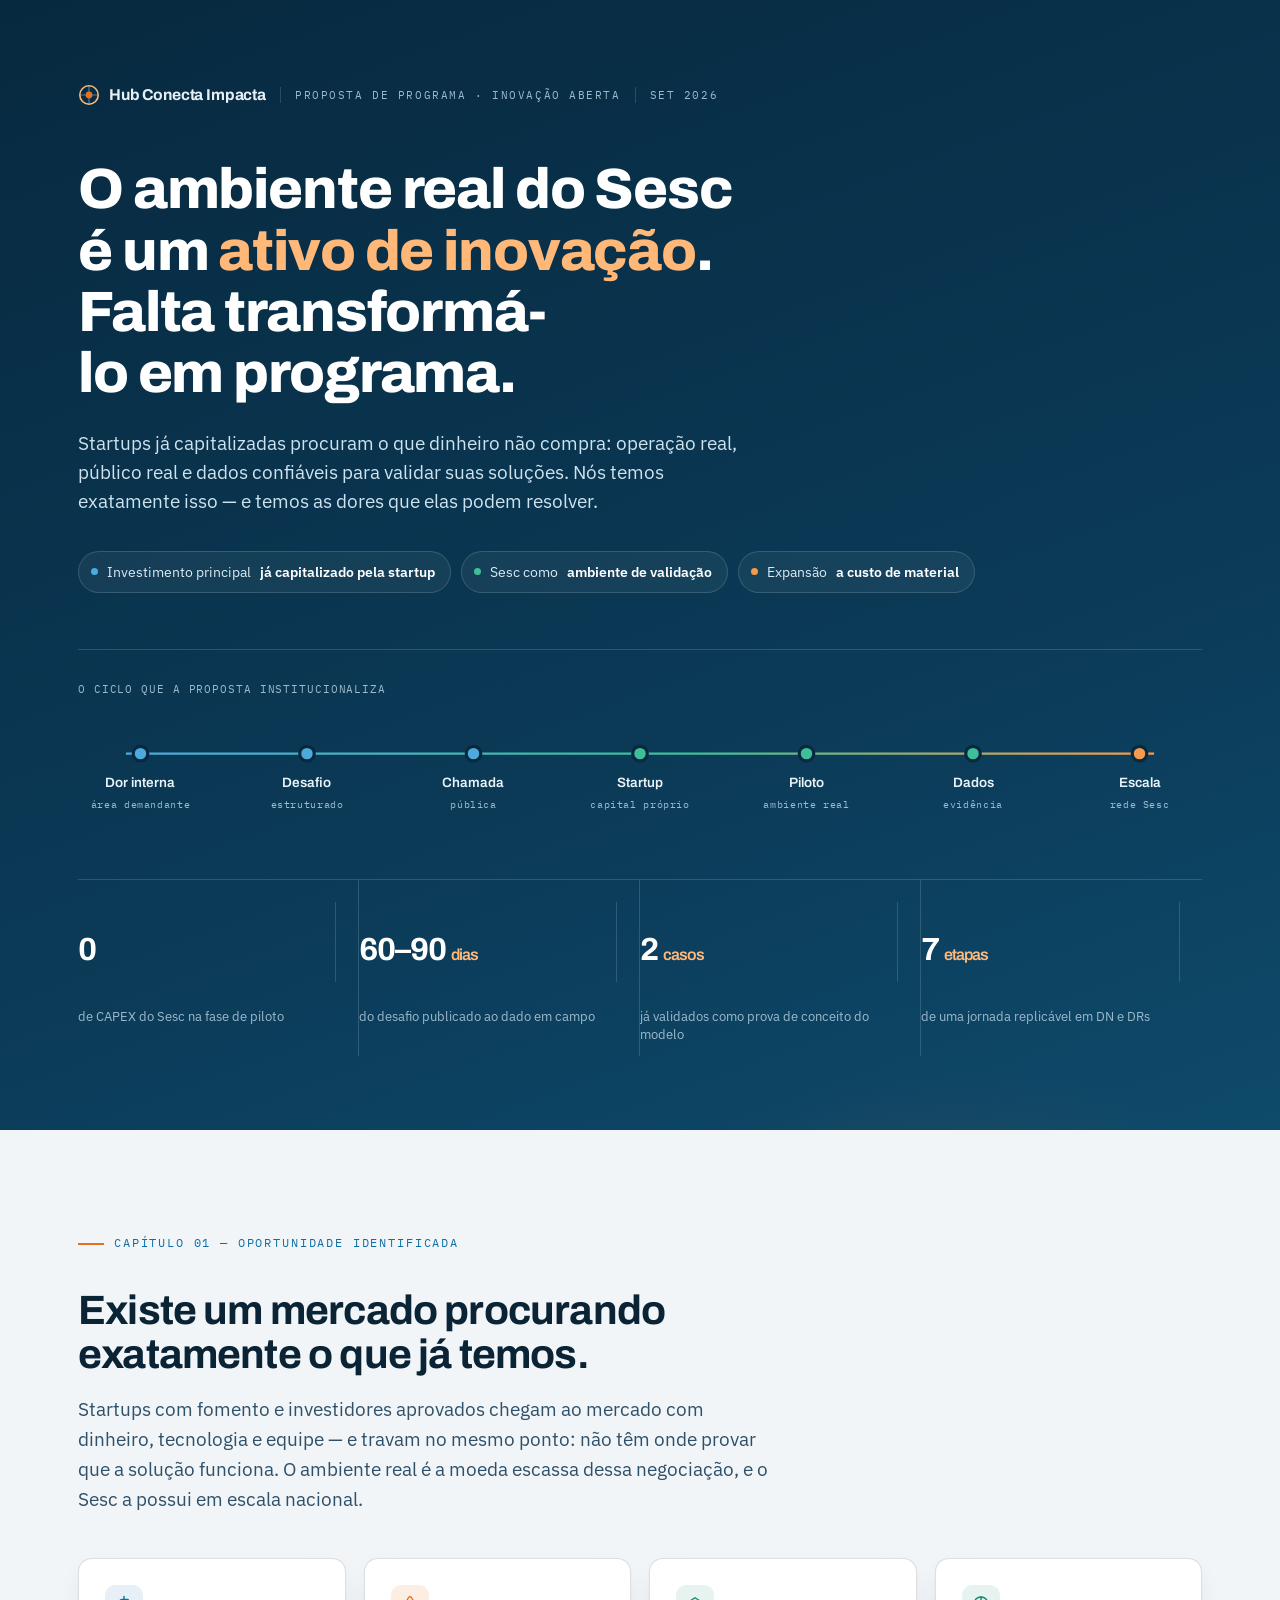
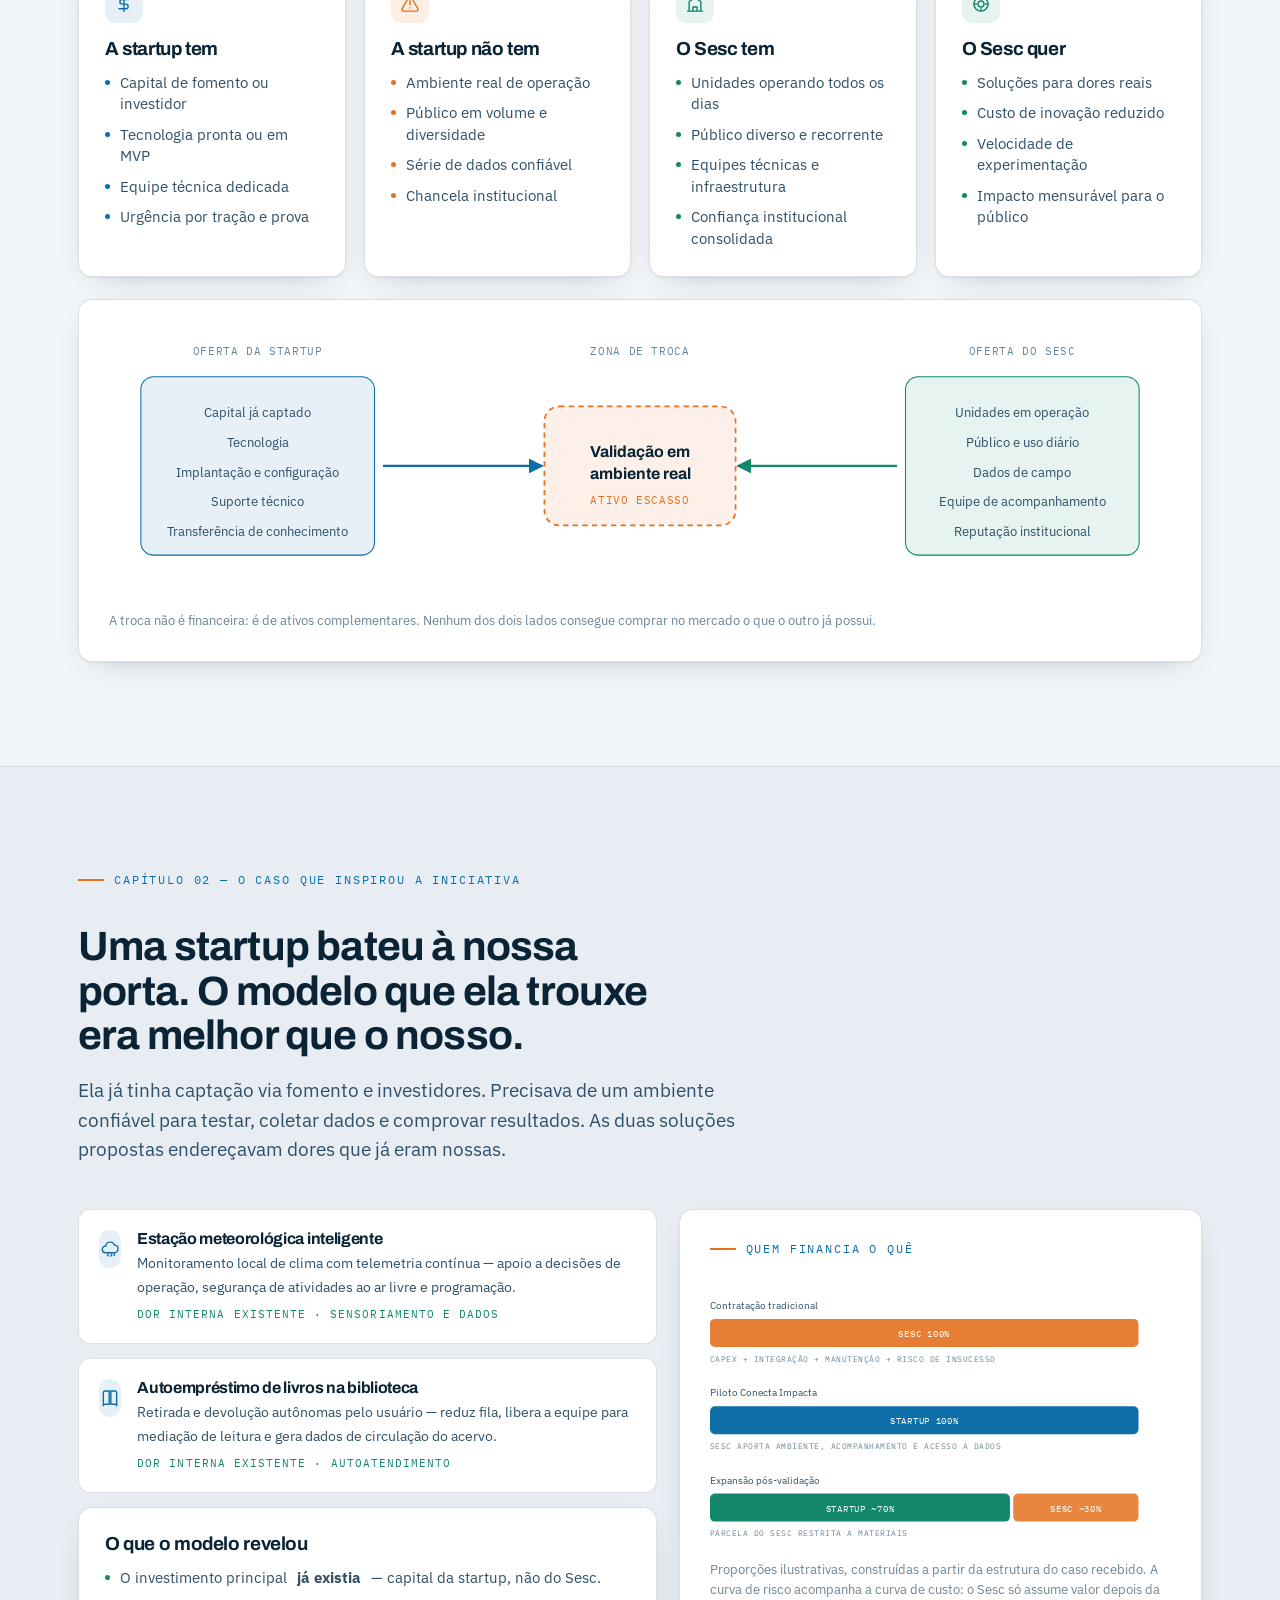
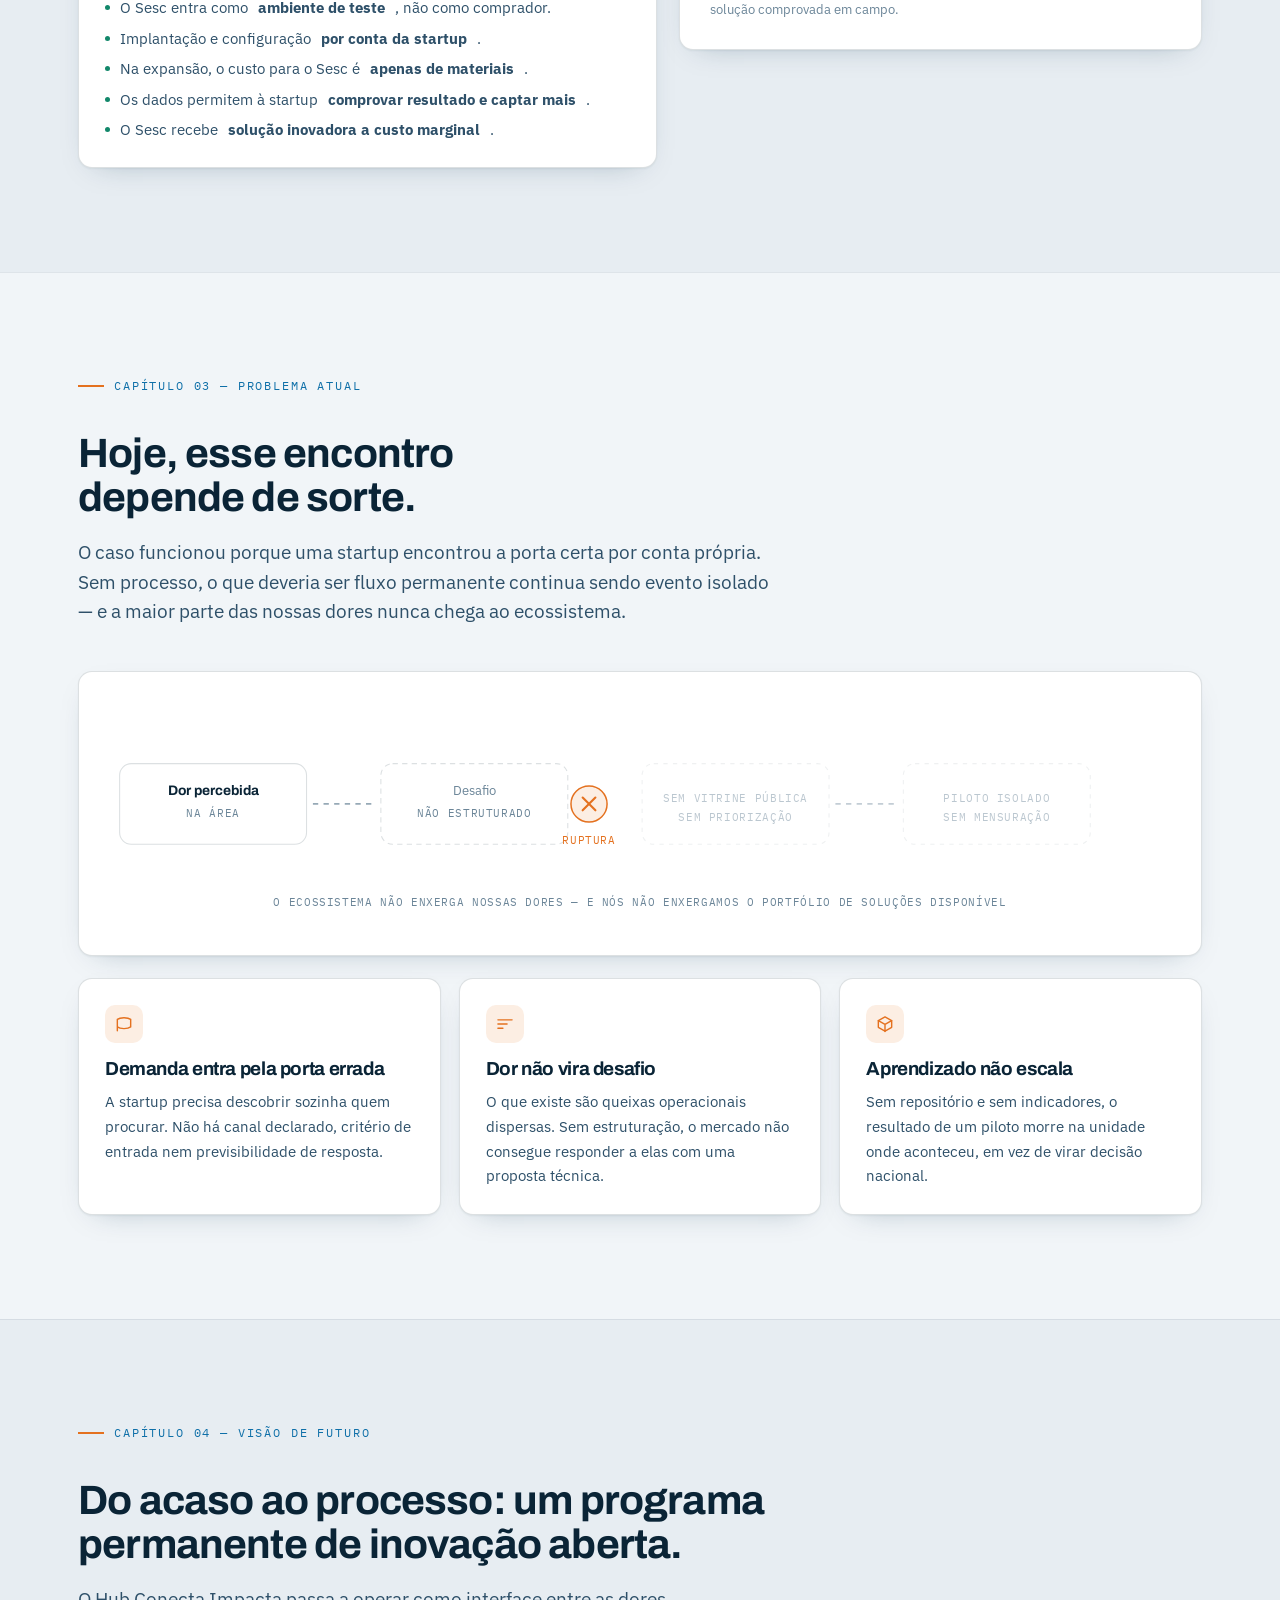
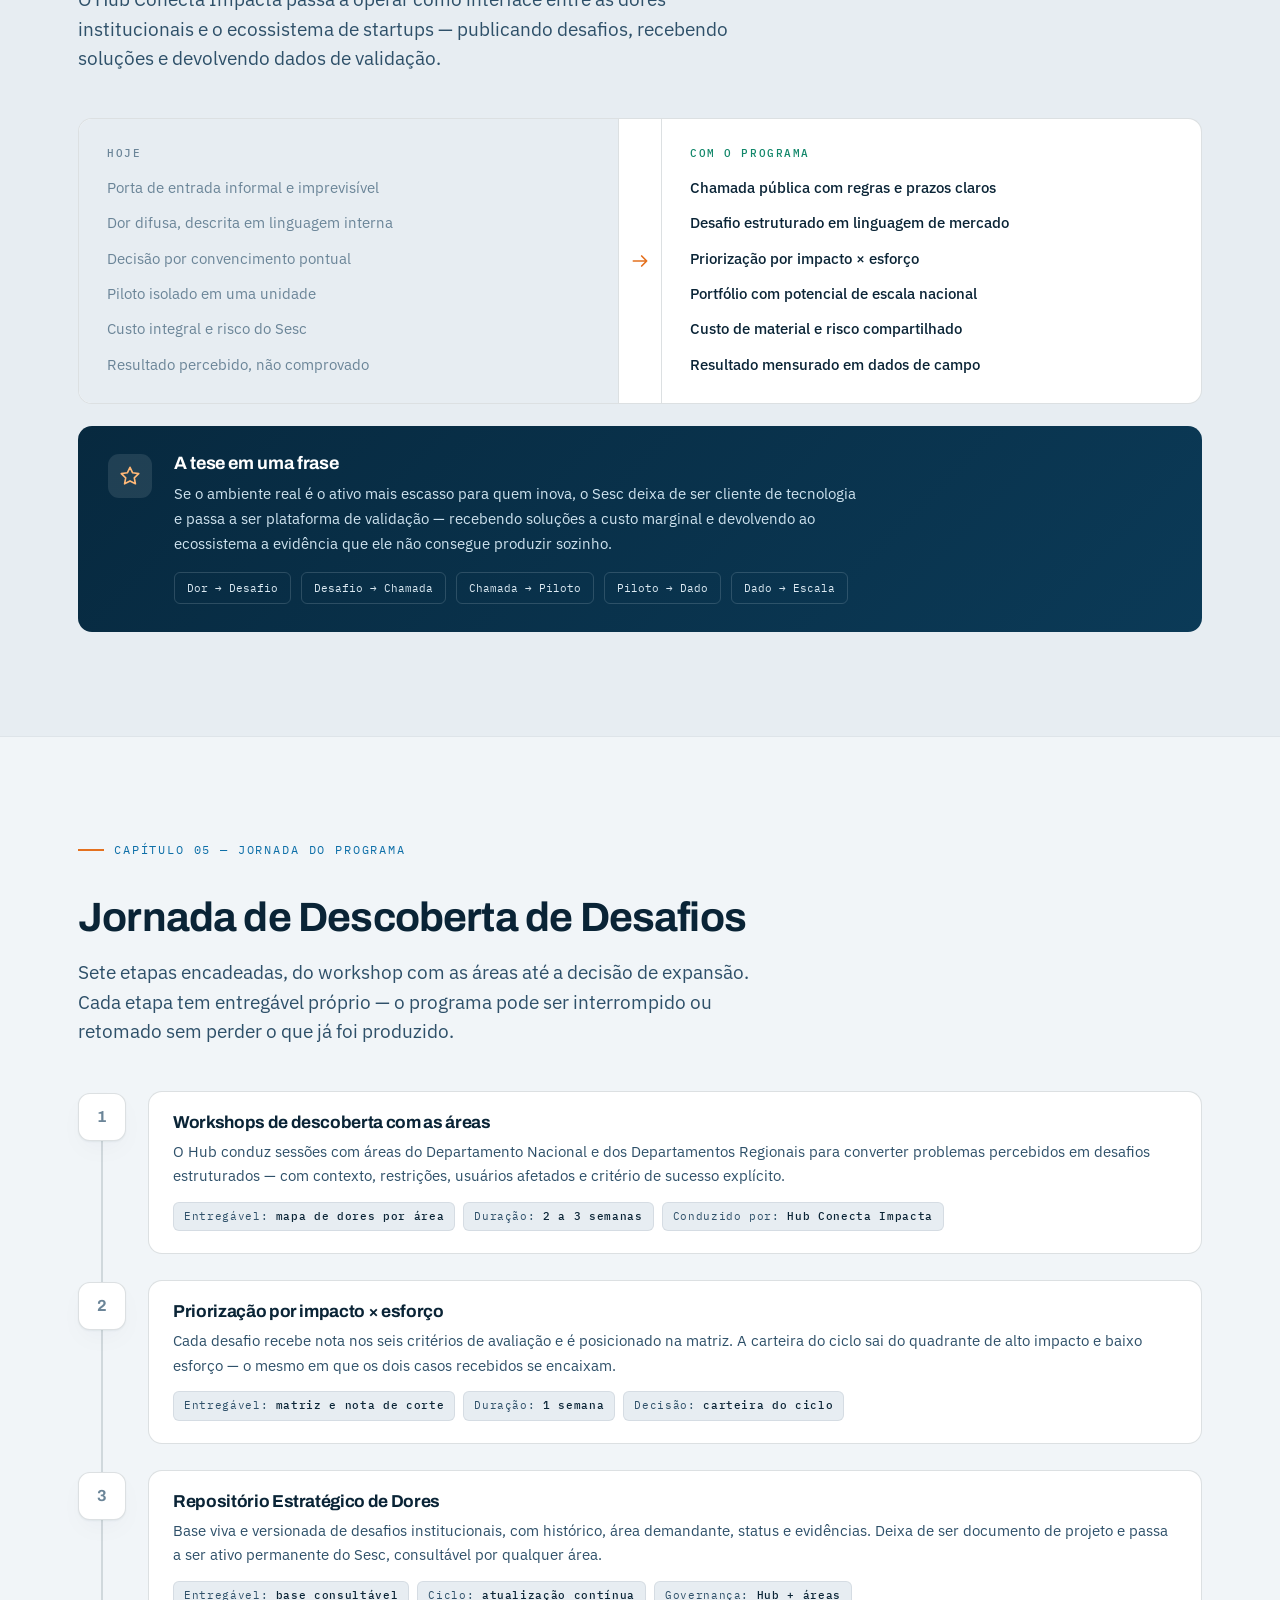
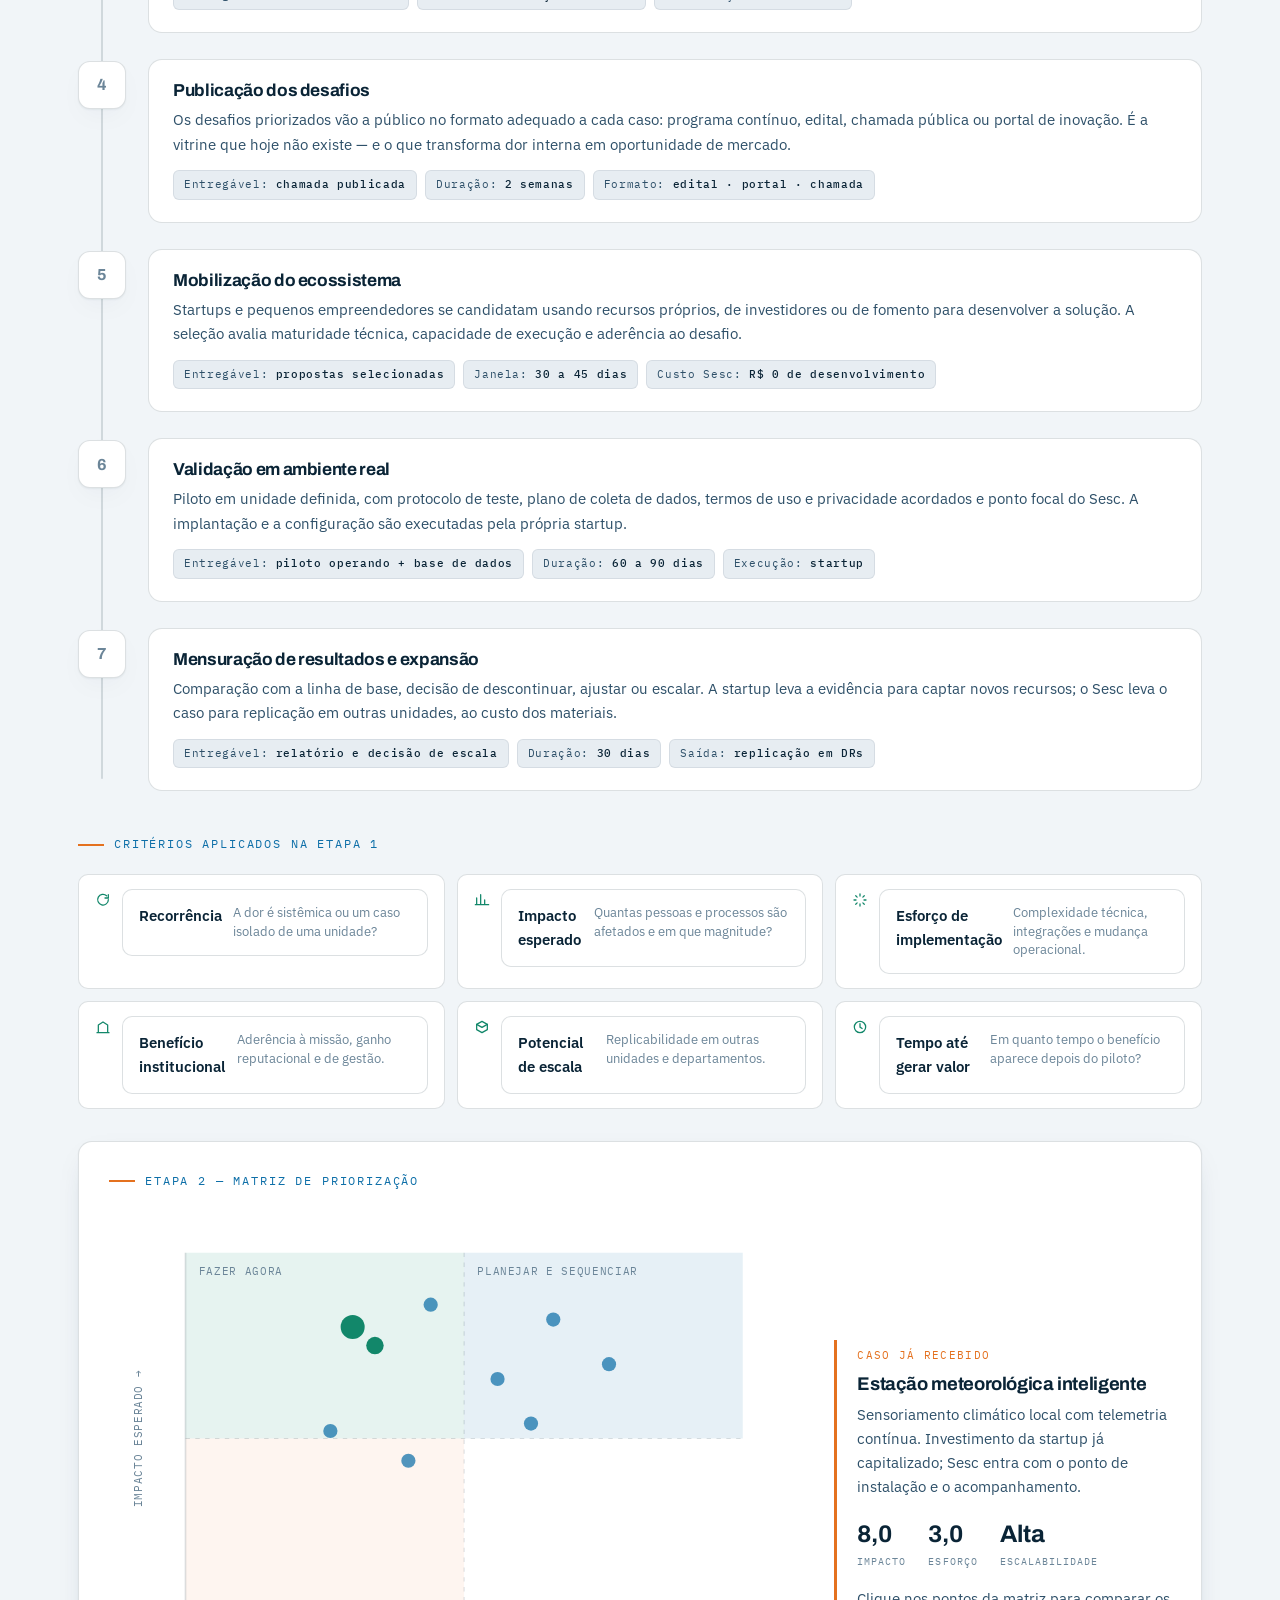
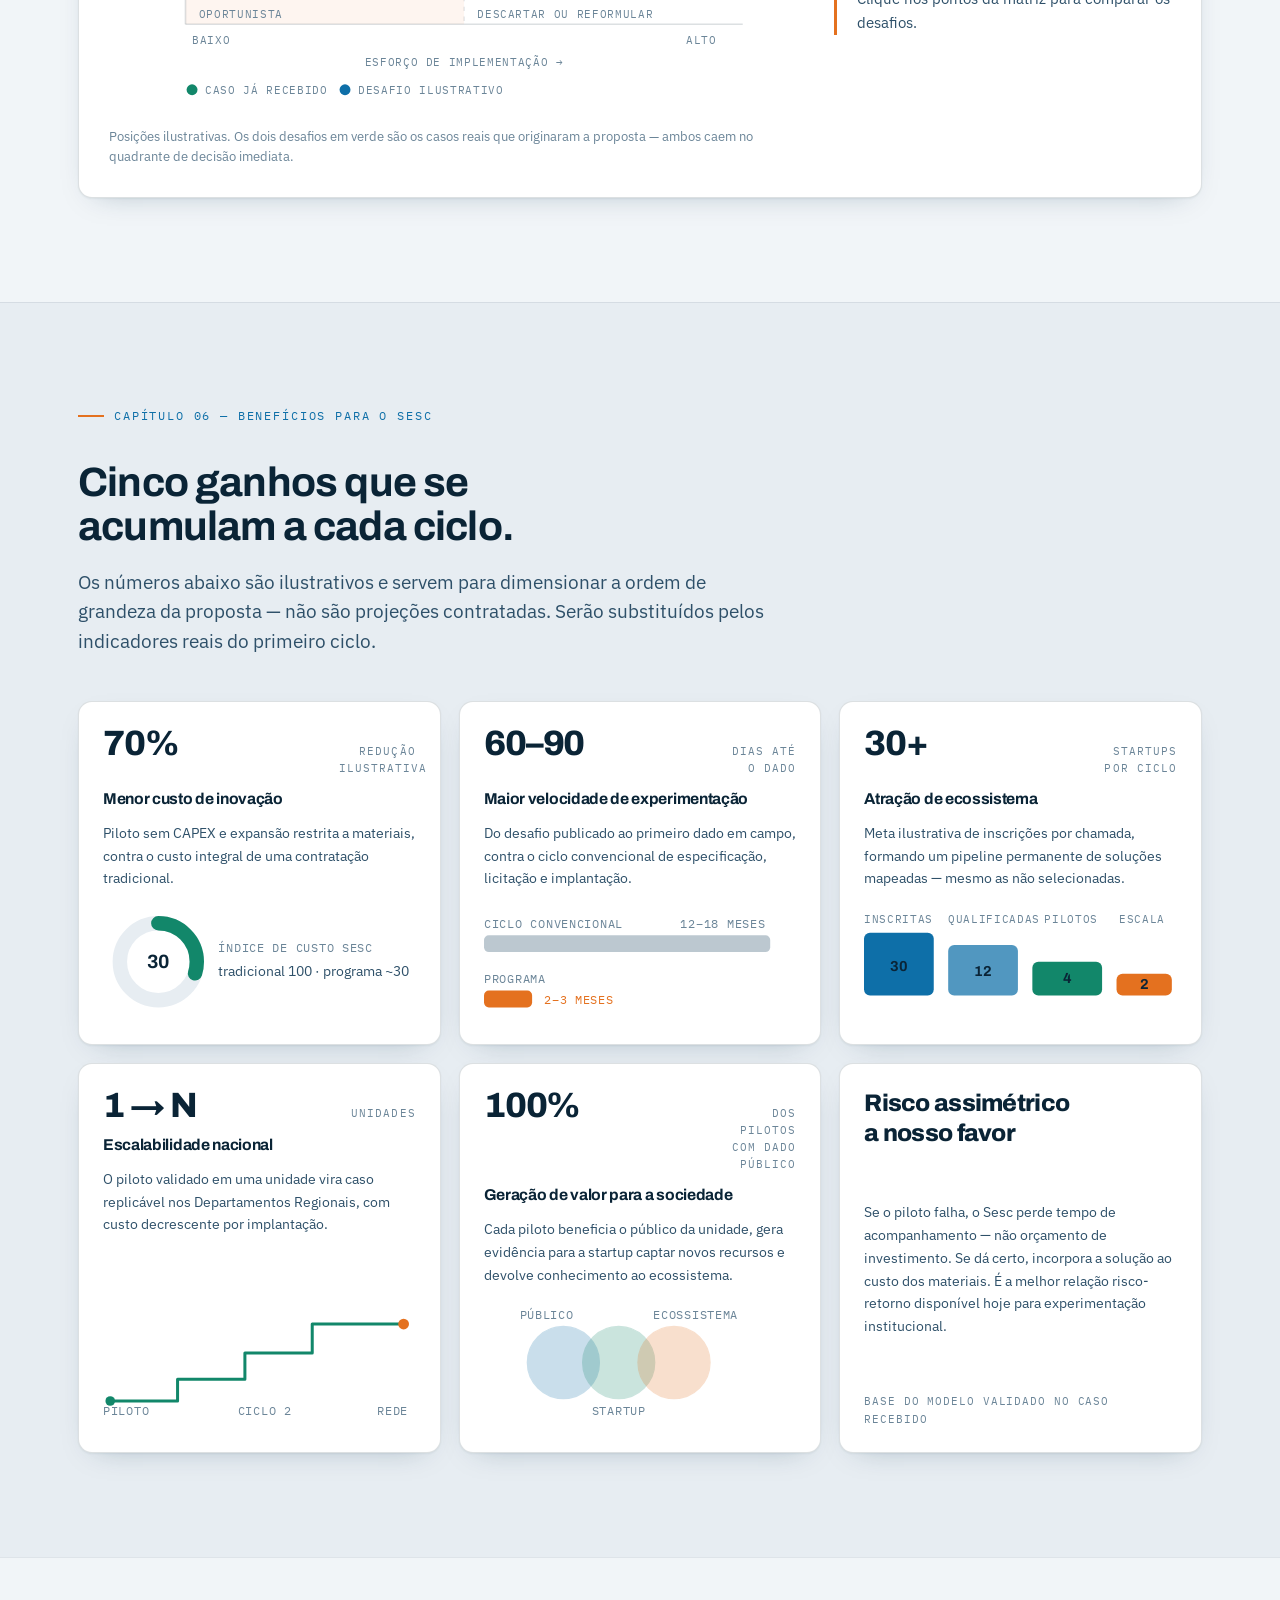
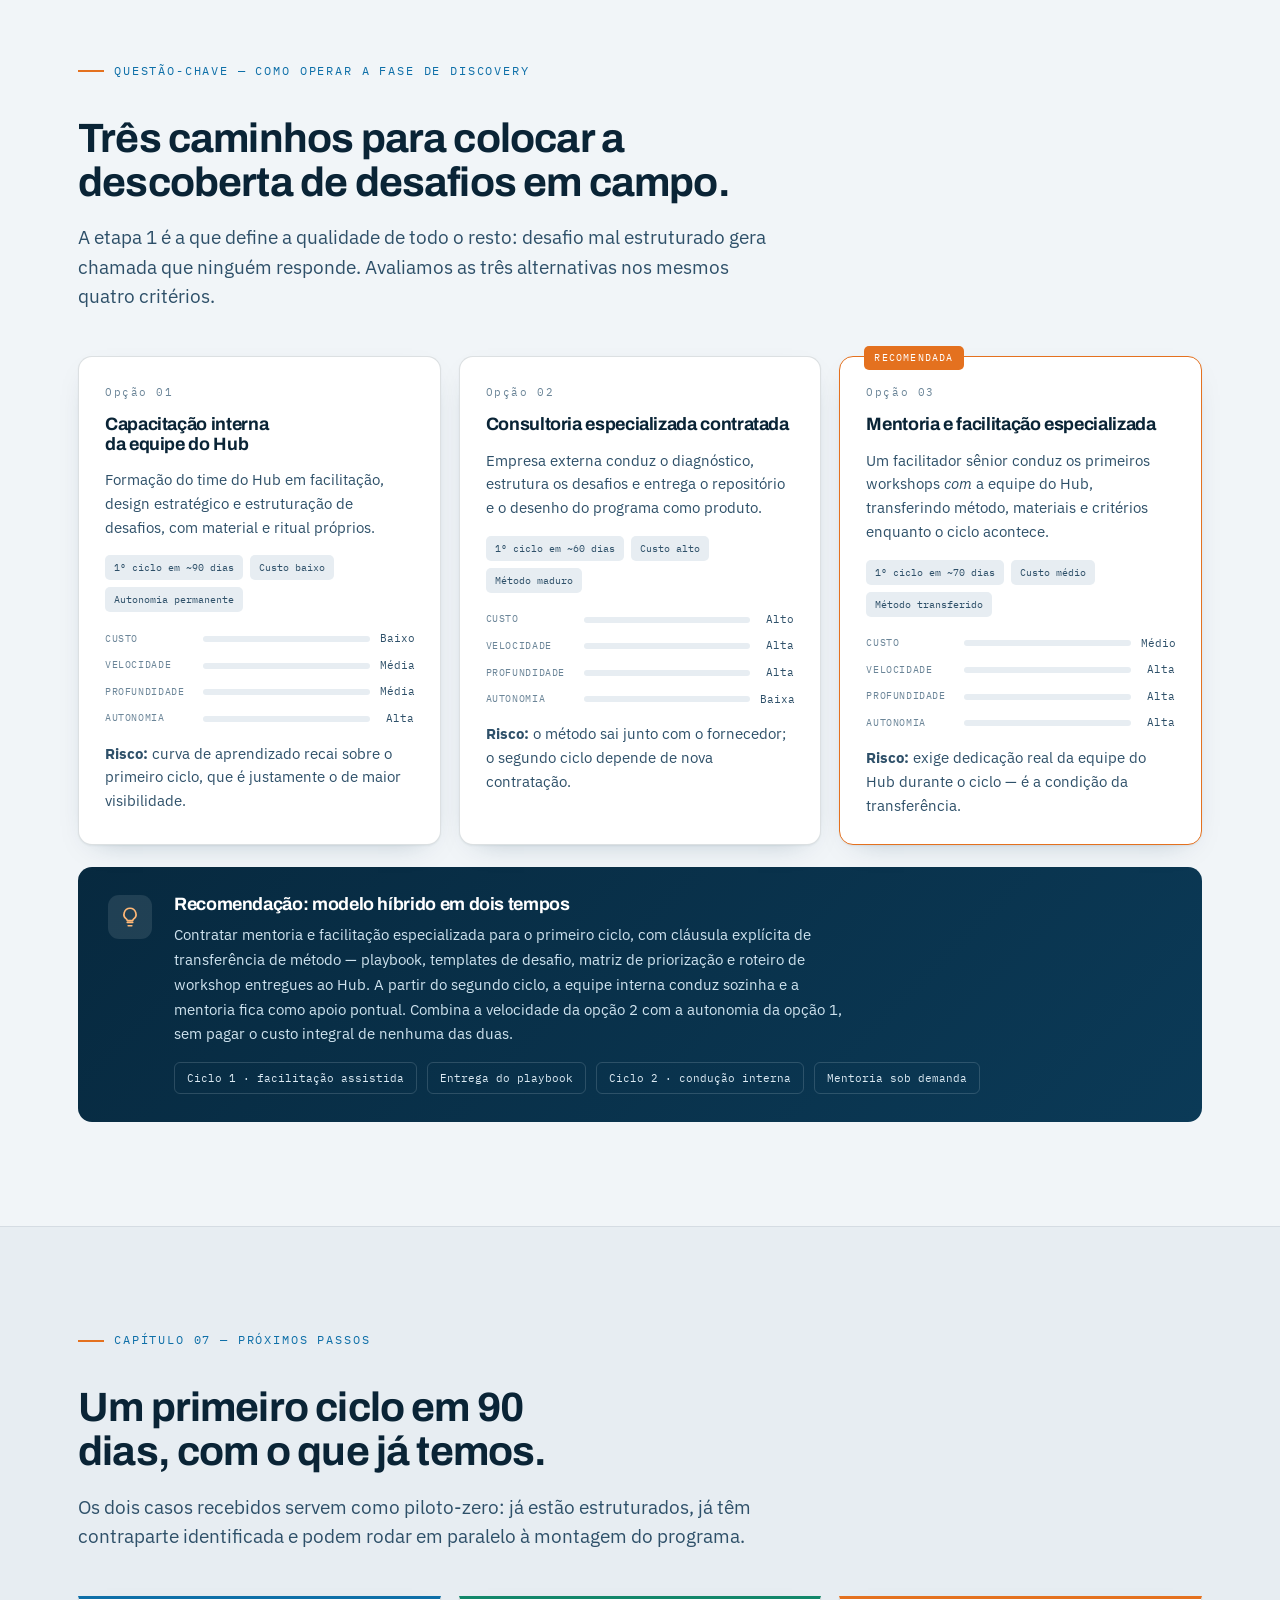
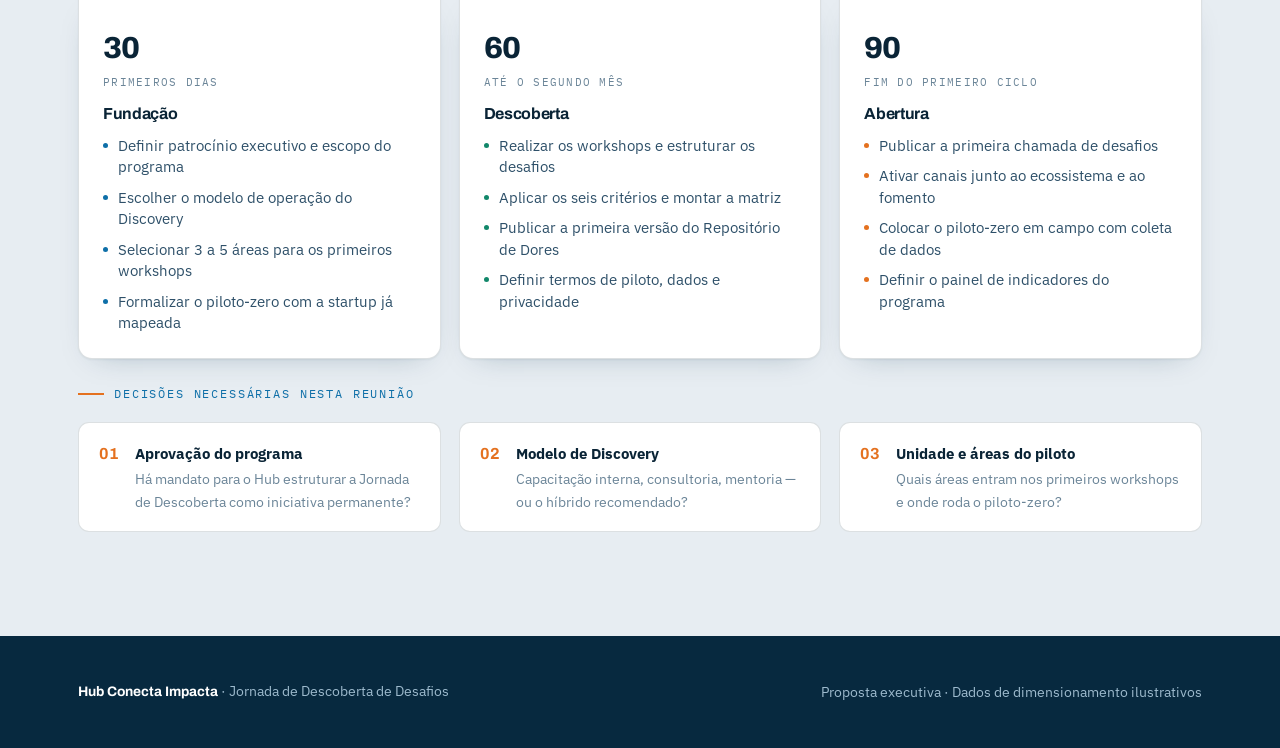
<file: programa-inovacao-aberta.html>
<!doctype html>
<html lang="pt-BR">
<head>
<meta charset="utf-8">
<meta name="viewport" content="width=device-width, initial-scale=1">
<title>Ambiente Real como Ativo</title>
<link rel="preconnect" href="https://fonts.googleapis.com">
<link rel="preconnect" href="https://fonts.gstatic.com" crossorigin>
<link rel="stylesheet" href="https://fonts.googleapis.com/css2?family=Archivo:wght@500;600;700;800&family=IBM+Plex+Mono:wght@400;500&family=IBM+Plex+Sans:wght@400;500;600&display=swap">
<style>
/* ---------- tokens ---------- */
:root{
  --paper:#ffffff;
  --ground:#F1F5F8;
  --sunk:#E7EDF2;
  --ink:#0A2436;
  --ink-2:#2E5069;
  --muted:#6B8598;
  --line:rgba(10,36,54,.14);
  --line-soft:rgba(10,36,54,.08);

  --azul:#0E6FA8;
  --azul-deep:#08304A;
  --azul-soft:rgba(14,111,168,.10);
  --verde:#12876A;
  --verde-soft:rgba(18,135,106,.10);
  --laranja:#E4711F;
  --laranja-soft:rgba(228,113,31,.12);

  --night:#07293F;      /* faixas escuras: iguais nos dois temas */
  --night-2:#0B3A57;
  --night-ink:#E6F0F6;
  --night-muted:#9DBACD;
  --night-line:rgba(230,240,246,.16);

  --shadow:0 1px 2px rgba(8,48,74,.06),0 10px 30px -18px rgba(8,48,74,.35);
  --shadow-lift:0 2px 4px rgba(8,48,74,.08),0 22px 44px -22px rgba(8,48,74,.45);

  --r:14px;
  --maxw:1180px;
  --fs-display:clamp(2.35rem,4.6vw,3.55rem);
  --fs-h2:clamp(1.75rem,3.2vw,2.7rem);
  --fs-h3:1.18rem;
  --fs-body:1.0425rem;
}
@media (prefers-color-scheme: dark){
  :root:not([data-theme="light"]){
    --paper:#0E2130;
    --ground:#091823;
    --sunk:#132B3C;
    --ink:#E8F1F6;
    --ink-2:#B7CEDD;
    --muted:#89A6B9;
    --line:rgba(232,241,246,.16);
    --line-soft:rgba(232,241,246,.09);
    --azul:#4EA9DC;
    --azul-deep:#9AD2F1;
    --azul-soft:rgba(78,169,220,.14);
    --verde:#3FBF98;
    --verde-soft:rgba(63,191,152,.14);
    --laranja:#F79A4B;
    --laranja-soft:rgba(247,154,75,.16);
    --shadow:0 1px 2px rgba(0,0,0,.4),0 10px 30px -18px rgba(0,0,0,.8);
    --shadow-lift:0 2px 4px rgba(0,0,0,.45),0 22px 44px -22px rgba(0,0,0,.9);
  }
}
:root[data-theme="dark"]{
  --paper:#0E2130;
  --ground:#091823;
  --sunk:#132B3C;
  --ink:#E8F1F6;
  --ink-2:#B7CEDD;
  --muted:#89A6B9;
  --line:rgba(232,241,246,.16);
  --line-soft:rgba(232,241,246,.09);
  --azul:#4EA9DC;
  --azul-deep:#9AD2F1;
  --azul-soft:rgba(78,169,220,.14);
  --verde:#3FBF98;
  --verde-soft:rgba(63,191,152,.14);
  --laranja:#F79A4B;
  --laranja-soft:rgba(247,154,75,.16);
  --shadow:0 1px 2px rgba(0,0,0,.4),0 10px 30px -18px rgba(0,0,0,.8);
  --shadow-lift:0 2px 4px rgba(0,0,0,.45),0 22px 44px -22px rgba(0,0,0,.9);
}

/* ---------- base ---------- */
*{box-sizing:border-box}
body{
  margin:0;
  background:var(--ground);
  color:var(--ink);
  font-family:"IBM Plex Sans",-apple-system,BlinkMacSystemFont,"Segoe UI",sans-serif;
  font-size:var(--fs-body);
  line-height:1.62;
  -webkit-font-smoothing:antialiased;
}
h1,h2,h3,h4{font-family:Archivo,"IBM Plex Sans",sans-serif;margin:0;text-wrap:balance;letter-spacing:-.02em;line-height:1.08}
p{margin:0}
a{color:inherit}
.wrap{max-width:var(--maxw);margin:0 auto;padding:0 28px}
.section{padding:104px 0;position:relative}
.section + .section{border-top:1px solid var(--line-soft)}
.eyebrow{
  font-family:"IBM Plex Mono",ui-monospace,monospace;
  font-size:.72rem;letter-spacing:.16em;text-transform:uppercase;
  color:var(--azul);display:flex;align-items:center;gap:10px;margin-bottom:18px;
}
.eyebrow::before{content:"";width:26px;height:2px;background:var(--laranja);display:block;flex:none}
.eyebrow--night{color:var(--night-muted)}
.lead{font-size:1.16rem;color:var(--ink-2);max-width:64ch;line-height:1.6}
.small{font-size:.9rem;color:var(--muted)}
.note{font-family:"IBM Plex Mono",monospace;font-size:.7rem;letter-spacing:.08em;text-transform:uppercase;color:var(--muted)}
.hd{display:flex;flex-direction:column;gap:18px;margin-bottom:44px;max-width:70ch}
.hd h2{font-size:var(--fs-h2);font-weight:700}

/* ---------- progresso + nav ---------- */
#bar{position:fixed;top:0;left:0;height:3px;width:0;background:linear-gradient(90deg,var(--azul),var(--verde) 60%,var(--laranja));z-index:60}
#dots{position:fixed;left:22px;top:50%;transform:translateY(-50%);z-index:55;display:none;flex-direction:column;gap:14px}
#dots a{
  display:flex;align-items:center;gap:10px;text-decoration:none;
  font-family:"IBM Plex Mono",monospace;font-size:.62rem;letter-spacing:.1em;color:var(--muted);
}
#dots i{display:block;width:9px;height:9px;border-radius:50%;border:1.5px solid var(--muted);transition:all .3s ease;flex:none}
#dots a span{opacity:0;transform:translateX(-6px);transition:all .3s ease;white-space:nowrap;text-transform:uppercase}
#dots a:hover span,#dots a.on span{opacity:1;transform:none}
#dots a.on i{background:var(--laranja);border-color:var(--laranja);transform:scale(1.25)}
#dots a:focus-visible{outline:2px solid var(--azul);outline-offset:4px;border-radius:4px}
@media(min-width:1340px){#dots{display:flex}}

/* ---------- hero ---------- */
.hero{background:linear-gradient(160deg,var(--night) 0%,var(--night-2) 62%,#0E4A6B 100%);color:var(--night-ink);position:relative;overflow:hidden}
.hero::after{
  content:"";position:absolute;inset:auto -10% -60% 40%;height:70%;
  background:radial-gradient(ellipse at center,rgba(228,113,31,.20),transparent 62%);pointer-events:none;
}
.hero .wrap{position:relative;z-index:2;padding-top:82px;padding-bottom:74px}
.brandline{display:flex;align-items:center;gap:14px;margin-bottom:52px;flex-wrap:wrap}
.mark{display:flex;align-items:center;gap:9px;font-family:Archivo;font-weight:700;letter-spacing:-.01em;font-size:.98rem}
.mark svg{display:block}
.brandline .sep{width:1px;height:16px;background:var(--night-line)}
.brandline .tag{font-family:"IBM Plex Mono",monospace;font-size:.7rem;letter-spacing:.14em;text-transform:uppercase;color:var(--night-muted)}
.hero h1{font-size:var(--fs-display);font-weight:800;max-width:21ch;color:#fff}
.hero h1 em{font-style:normal;color:#FFB877;}
.hero .sub{margin-top:24px;max-width:60ch;font-size:1.16rem;color:#CFE3EF;line-height:1.58}
.chips{display:flex;flex-wrap:wrap;gap:10px;margin-top:34px}
.chip{
  display:flex;align-items:center;gap:9px;padding:9px 15px 9px 12px;border-radius:999px;
  border:1px solid var(--night-line);background:rgba(255,255,255,.05);
  font-size:.855rem;color:#DCEAF3;
}
.chip b{color:#fff;font-weight:600}
.chip .dot{width:7px;height:7px;border-radius:50%;flex:none}
.hero-flow{margin-top:56px;border-top:1px solid var(--night-line);padding-top:30px}
.hero-flow svg{width:100%;height:auto;display:block;overflow:visible}
.hero-stats{display:grid;grid-template-columns:repeat(4,1fr);gap:0;margin-top:44px;border-top:1px solid var(--night-line)}
.hero-stats div{padding:22px 22px 6px 0;border-right:1px solid var(--night-line)}
.hero-stats div:last-child{border-right:0}
.hero-stats .n{font-family:Archivo;font-weight:700;font-size:2rem;color:#fff;letter-spacing:-.03em;font-variant-numeric:tabular-nums}
.hero-stats .n small{font-size:1rem;font-weight:600;color:#FFB877}
.hero-stats .l{font-size:.82rem;color:var(--night-muted);line-height:1.4;margin-top:4px}
@media(max-width:820px){.hero-stats{grid-template-columns:repeat(2,1fr)}.hero-stats div:nth-child(2){border-right:0}}

/* ---------- cards ---------- */
.grid{display:grid;gap:18px}
.g2{grid-template-columns:repeat(2,1fr)}
.g3{grid-template-columns:repeat(3,1fr)}
.g4{grid-template-columns:repeat(4,1fr)}
@media(max-width:940px){.g3,.g4{grid-template-columns:repeat(2,1fr)}}
@media(max-width:660px){.g2,.g3,.g4{grid-template-columns:1fr}}

.card{background:var(--paper);border:1px solid var(--line);border-radius:var(--r);padding:26px;box-shadow:var(--shadow);transition:transform .35s cubic-bezier(.2,.7,.2,1),box-shadow .35s ease,border-color .35s ease}
.card:hover{transform:translateY(-4px);box-shadow:var(--shadow-lift);border-color:var(--azul)}
.card h3{font-size:var(--fs-h3);font-weight:700;margin-bottom:10px}
.card p{color:var(--ink-2);font-size:.95rem}
.ico{width:38px;height:38px;border-radius:10px;display:grid;place-items:center;margin-bottom:16px;background:var(--azul-soft);color:var(--azul)}
.ico svg{width:20px;height:20px;display:block}
.ico.v{background:var(--verde-soft);color:var(--verde)}
.ico.o{background:var(--laranja-soft);color:var(--laranja)}
.ul{list-style:none;padding:0;margin:12px 0 0;display:flex;flex-direction:column;gap:9px}
.ul li{display:flex;gap:10px;font-size:.93rem;color:var(--ink-2);line-height:1.45}
.ul li::before{content:"";width:5px;height:5px;border-radius:50%;background:var(--laranja);margin-top:8px;flex:none}
.ul.v li::before{background:var(--verde)}
.ul.a li::before{background:var(--azul)}

.panel{background:var(--paper);border:1px solid var(--line);border-radius:var(--r);padding:30px;box-shadow:var(--shadow)}
.panel--sunk{background:var(--sunk);box-shadow:none}
figure{margin:0}
figure svg{width:100%;height:auto;display:block;overflow:visible}
figcaption{margin-top:16px;font-size:.82rem;color:var(--muted);line-height:1.5}
.svg-t{font-family:"IBM Plex Mono",monospace;font-size:10px;letter-spacing:.06em;text-transform:uppercase;fill:var(--muted)}
.svg-v{font-family:Archivo,sans-serif;font-weight:700;font-size:14px;fill:var(--ink)}
.svg-l{font-family:"IBM Plex Sans",sans-serif;font-size:12px;fill:var(--ink-2)}

/* ---------- caso real ---------- */
.case{display:grid;grid-template-columns:1.05fr .95fr;gap:22px;align-items:start}
@media(max-width:940px){.case{grid-template-columns:1fr}}
.proj{display:flex;gap:16px;padding:20px;border:1px solid var(--line);border-radius:12px;background:var(--paper);transition:border-color .3s,transform .3s}
.proj:hover{border-color:var(--verde);transform:translateX(3px)}
.proj + .proj{margin-top:14px}
.proj .ico{margin-bottom:0}
.proj h4{font-size:1rem;font-weight:700;margin-bottom:4px}
.proj p{font-size:.9rem;color:var(--ink-2)}
.proj .st{font-family:"IBM Plex Mono",monospace;font-size:.66rem;letter-spacing:.1em;text-transform:uppercase;color:var(--verde);margin-top:8px;display:block}

/* ---------- problema / futuro ---------- */
.shift{display:grid;grid-template-columns:1fr 44px 1fr;gap:0;align-items:stretch;border:1px solid var(--line);border-radius:var(--r);overflow:hidden;background:var(--paper)}
.shift .col{padding:28px}
.shift .col.was{background:var(--sunk)}
.shift .mid{display:grid;place-items:center;background:var(--paper);border-left:1px solid var(--line);border-right:1px solid var(--line);color:var(--laranja)}
.shift h4{font-family:"IBM Plex Mono",monospace;font-size:.7rem;font-weight:500;letter-spacing:.14em;text-transform:uppercase;color:var(--muted);margin-bottom:18px}
.shift .col.now h4{color:var(--verde)}
.shift ul{list-style:none;margin:0;padding:0;display:flex;flex-direction:column;gap:14px}
.shift li{font-size:.95rem;line-height:1.4;padding-left:0}
.shift .col.was li{color:var(--muted)}
.shift .col.now li{color:var(--ink);font-weight:500}
@media(max-width:760px){.shift{grid-template-columns:1fr}.shift .mid{padding:10px 0;border:0;border-top:1px solid var(--line);border-bottom:1px solid var(--line);transform:rotate(90deg) scale(.9)}}

/* ---------- jornada ---------- */
.journey{position:relative;margin-top:12px}
.rail{position:absolute;left:23px;top:12px;bottom:12px;width:2px;background:var(--line);border-radius:2px}
.rail i{position:absolute;top:0;left:0;width:100%;height:0;background:linear-gradient(180deg,var(--azul),var(--verde) 55%,var(--laranja));border-radius:2px;transition:height .25s linear}
.step{position:relative;padding-left:70px;padding-bottom:26px}
.step:last-child{padding-bottom:0}
.node{
  position:absolute;left:0;top:2px;width:48px;height:48px;border-radius:12px;display:grid;place-items:center;
  background:var(--paper);border:1px solid var(--line);color:var(--muted);
  font-family:Archivo;font-weight:700;font-size:1rem;box-shadow:var(--shadow);
  transition:all .4s cubic-bezier(.2,.7,.2,1);z-index:2;
}
.step.on .node{background:var(--azul-deep);border-color:transparent;color:#fff;transform:scale(1.06)}
:root[data-theme="dark"] .step.on .node,
.step.on .node{color:#fff}
@media (prefers-color-scheme: dark){:root:not([data-theme="light"]) .step.on .node{background:var(--azul);color:#04202F}}
:root[data-theme="dark"] .step.on .node{background:var(--azul);color:#04202F}
.step .body{background:var(--paper);border:1px solid var(--line);border-radius:var(--r);padding:22px 24px;transition:border-color .35s ease,box-shadow .35s ease,transform .35s ease}
.step.on .body{border-color:var(--azul);box-shadow:var(--shadow-lift)}
.step h3{font-size:1.08rem;font-weight:700;margin-bottom:6px}
.step p{color:var(--ink-2);font-size:.95rem}
.meta{display:flex;flex-wrap:wrap;gap:8px;margin-top:14px}
.meta span{
  font-family:"IBM Plex Mono",monospace;font-size:.68rem;letter-spacing:.06em;
  padding:5px 10px;border-radius:6px;background:var(--sunk);color:var(--ink-2);border:1px solid var(--line-soft);
}
.meta span b{color:var(--ink);font-weight:500}
@media(max-width:560px){.step{padding-left:60px}.node{width:42px;height:42px}.rail{left:20px}}

.crit{display:grid;grid-template-columns:repeat(3,1fr);gap:12px;margin-top:20px}
@media(max-width:760px){.crit{grid-template-columns:repeat(2,1fr)}}
@media(max-width:460px){.crit{grid-template-columns:1fr}}
.crit div{display:flex;gap:11px;align-items:flex-start;padding:14px 16px;border-radius:10px;background:var(--paper);border:1px solid var(--line)}
.crit b{display:block;font-size:.92rem;font-weight:600}
.crit em{font-style:normal;font-size:.82rem;color:var(--muted);line-height:1.4}
.crit svg{width:16px;height:16px;color:var(--verde);margin-top:3px;flex:none}

/* ---------- matriz ---------- */
.matrix{display:grid;grid-template-columns:1.35fr .65fr;gap:26px;align-items:center}
@media(max-width:900px){.matrix{grid-template-columns:1fr}}
.pt{cursor:pointer;transition:transform .2s ease}
.pt circle.h{fill:transparent}
.pt:hover circle.c,.pt.sel circle.c{r:11}
.pt circle.c{transition:r .2s ease,fill .2s ease}
.pt:focus{outline:none}
.pt:focus-visible circle.c{stroke:var(--laranja);stroke-width:3}
.mx-info{border-left:3px solid var(--laranja);padding-left:20px}
.mx-info .k{font-family:"IBM Plex Mono",monospace;font-size:.68rem;letter-spacing:.12em;text-transform:uppercase;color:var(--laranja)}
.mx-info h4{font-size:1.15rem;font-weight:700;margin:8px 0 8px}
.mx-info p{font-size:.93rem;color:var(--ink-2)}
.mx-info .sc{display:flex;gap:22px;margin-top:16px}
.mx-info .sc div{display:flex;flex-direction:column}
.mx-info .sc b{font-family:Archivo;font-size:1.5rem;font-weight:700;font-variant-numeric:tabular-nums}
.mx-info .sc span{font-family:"IBM Plex Mono",monospace;font-size:.64rem;letter-spacing:.1em;text-transform:uppercase;color:var(--muted)}

/* ---------- indicadores ---------- */
.kpi{background:var(--paper);border:1px solid var(--line);border-radius:var(--r);padding:24px;display:flex;flex-direction:column;gap:14px;box-shadow:var(--shadow);transition:transform .35s cubic-bezier(.2,.7,.2,1),box-shadow .35s ease}
.kpi:hover{transform:translateY(-4px);box-shadow:var(--shadow-lift)}
.kpi .top{display:flex;align-items:baseline;justify-content:space-between;gap:10px}
.kpi .v{font-family:Archivo;font-weight:800;font-size:2.2rem;letter-spacing:-.03em;font-variant-numeric:tabular-nums;line-height:1}
.kpi .u{font-family:"IBM Plex Mono",monospace;font-size:.66rem;letter-spacing:.1em;text-transform:uppercase;color:var(--muted);text-align:right;max-width:11ch}
.kpi h4{font-size:.98rem;font-weight:700}
.kpi p{font-size:.88rem;color:var(--ink-2)}
.kpi figure{margin-top:auto}

/* ---------- opções ---------- */
.opt{position:relative;display:flex;flex-direction:column;gap:14px;padding:26px;border-radius:var(--r);border:1px solid var(--line);background:var(--paper);box-shadow:var(--shadow);transition:transform .35s cubic-bezier(.2,.7,.2,1),box-shadow .35s ease,border-color .3s}
.opt:hover{transform:translateY(-4px);box-shadow:var(--shadow-lift)}
.opt.rec{border-color:var(--laranja)}
.opt .flag{position:absolute;top:-11px;left:24px;background:var(--laranja);color:#fff;font-family:"IBM Plex Mono",monospace;font-size:.63rem;letter-spacing:.12em;text-transform:uppercase;padding:4px 10px;border-radius:5px}
.opt .num{font-family:"IBM Plex Mono",monospace;font-size:.7rem;letter-spacing:.14em;color:var(--muted)}
.opt h3{font-size:1.12rem;font-weight:700}
.opt p{font-size:.92rem;color:var(--ink-2)}
.bars{display:flex;flex-direction:column;gap:9px;margin-top:4px}
.bars .row{display:grid;grid-template-columns:88px 1fr 34px;align-items:center;gap:10px}
.bars .lab{font-family:"IBM Plex Mono",monospace;font-size:.64rem;letter-spacing:.06em;text-transform:uppercase;color:var(--muted)}
.bars .track{height:6px;border-radius:3px;background:var(--sunk);overflow:hidden}
.bars .fill{height:100%;border-radius:3px;width:0;transition:width 1s cubic-bezier(.2,.7,.2,1)}
.bars .val{font-family:"IBM Plex Mono",monospace;font-size:.68rem;color:var(--ink-2);text-align:right;font-variant-numeric:tabular-nums}
.tl-tags{display:flex;flex-wrap:wrap;gap:7px;margin-top:2px}
.tl-tags span{font-family:"IBM Plex Mono",monospace;font-size:.65rem;padding:4px 9px;border-radius:5px;background:var(--sunk);color:var(--ink-2)}

.callout{
  margin-top:22px;border-radius:var(--r);padding:28px 30px;
  background:linear-gradient(135deg,var(--night),var(--night-2));color:var(--night-ink);
  display:grid;grid-template-columns:auto 1fr;gap:22px;align-items:start;
}
.callout .badge{width:44px;height:44px;border-radius:11px;display:grid;place-items:center;background:rgba(255,255,255,.10);color:#FFB877}
.callout h4{color:#fff;font-size:1.12rem;font-weight:700;margin-bottom:8px}
.callout p{color:#CFE3EF;font-size:.96rem;max-width:76ch}
.callout .seq{display:flex;flex-wrap:wrap;gap:10px;margin-top:16px}
.callout .seq span{font-family:"IBM Plex Mono",monospace;font-size:.7rem;padding:6px 12px;border-radius:6px;border:1px solid var(--night-line);color:#DCEAF3}
@media(max-width:560px){.callout{grid-template-columns:1fr}}

/* ---------- próximos passos ---------- */
.next{display:grid;grid-template-columns:repeat(3,1fr);gap:18px}
@media(max-width:860px){.next{grid-template-columns:1fr}}
.horizon{border-top:3px solid var(--azul);border-radius:0 0 var(--r) var(--r);background:var(--paper);border-left:1px solid var(--line);border-right:1px solid var(--line);border-bottom:1px solid var(--line);padding:24px;box-shadow:var(--shadow)}
.horizon:nth-child(2){border-top-color:var(--verde)}
.horizon:nth-child(3){border-top-color:var(--laranja)}
.horizon .d{font-family:Archivo;font-weight:800;font-size:1.9rem;letter-spacing:-.03em}
.horizon .d small{font-family:"IBM Plex Mono",monospace;font-size:.66rem;font-weight:400;letter-spacing:.12em;text-transform:uppercase;color:var(--muted);display:block;margin-top:2px}
.horizon h4{font-size:1rem;font-weight:700;margin:14px 0 10px}
.decision{display:flex;gap:14px;align-items:flex-start;padding:18px 20px;border-radius:11px;background:var(--paper);border:1px solid var(--line)}
.decision b{font-size:.95rem;display:block;margin-bottom:3px}
.decision p{font-size:.87rem;color:var(--muted)}
.decision .q{font-family:Archivo;font-weight:700;color:var(--laranja);font-size:1rem;flex:none;width:22px}

footer{background:var(--night);color:var(--night-muted);padding:44px 0;font-size:.86rem}
footer .wrap{display:flex;justify-content:space-between;gap:20px;flex-wrap:wrap;align-items:center}
footer b{color:#fff;font-family:Archivo;font-weight:700}

/* ---------- reveal ---------- */
.rv{transition:opacity .7s ease,transform .7s cubic-bezier(.2,.7,.2,1)}
.rv--off{opacity:0;transform:translateY(20px)}
@media (prefers-reduced-motion: reduce){
  .rv,.rv--off{opacity:1!important;transform:none!important;transition:none!important}
  *{animation-duration:.001ms!important;transition-duration:.001ms!important}
}
.draw{stroke-dasharray:var(--len);stroke-dashoffset:var(--len);animation:draw 1.6s cubic-bezier(.4,0,.2,1) .25s forwards}
@keyframes draw{to{stroke-dashoffset:0}}
.pop{opacity:0;animation:pop .5s ease forwards}
@keyframes pop{to{opacity:1}}
</style>
</head>
<body>
<div id="bar"></div>
<nav id="dots" aria-label="Navegação da apresentação">
  <a href="#c1"><i></i><span>Oportunidade</span></a>
  <a href="#c2"><i></i><span>Caso real</span></a>
  <a href="#c3"><i></i><span>Problema</span></a>
  <a href="#c4"><i></i><span>Visão</span></a>
  <a href="#c5"><i></i><span>Jornada</span></a>
  <a href="#c6"><i></i><span>Benefícios</span></a>
  <a href="#c7"><i></i><span>Próximos passos</span></a>
</nav>

<!-- ============ HERO ============ -->
<header class="hero">
  <div class="wrap">
    <div class="brandline">
      <span class="mark">
        <svg width="22" height="22" viewBox="0 0 22 22" fill="none" aria-hidden="true">
          <circle cx="11" cy="11" r="9.2" stroke="#FFB877" stroke-width="1.6"/>
          <path d="M11 1.8v18.4M1.8 11h18.4" stroke="#7FC5E8" stroke-width="1.2" opacity=".55"/>
          <circle cx="11" cy="11" r="3.4" fill="#E4711F"/>
        </svg>
        Hub Conecta Impacta
      </span>
      <span class="sep"></span>
      <span class="tag">Proposta de programa · Inovação aberta</span>
      <span class="sep"></span>
      <span class="tag">Set 2026</span>
    </div>

    <h1>O ambiente real do Sesc é um <em>ativo de inovação</em>. Falta transformá-lo em programa.</h1>
    <p class="sub">Startups já capitalizadas procuram o que dinheiro não compra: operação real, público real e dados confiáveis para validar suas soluções. Nós temos exatamente isso — e temos as dores que elas podem resolver.</p>

    <div class="chips">
      <span class="chip"><span class="dot" style="background:#4EA9DC"></span>Investimento principal <b>já capitalizado pela startup</b></span>
      <span class="chip"><span class="dot" style="background:#3FBF98"></span>Sesc como <b>ambiente de validação</b></span>
      <span class="chip"><span class="dot" style="background:#F79A4B"></span>Expansão <b>a custo de material</b></span>
    </div>

    <div class="hero-flow">
      <p class="note" style="color:#9DBACD;margin-bottom:14px">O ciclo que a proposta institucionaliza</p>
      <svg viewBox="0 0 1080 118" role="img" aria-label="Ciclo do programa: dor interna, desafio estruturado, chamada pública, startup com capital próprio, piloto em ambiente real, dados e escala">
        <defs>
          <linearGradient id="flowg" gradientUnits="userSpaceOnUse" x1="46" y1="40" x2="1034" y2="40">
            <stop offset="0%" stop-color="#4EA9DC"/><stop offset="55%" stop-color="#3FBF98"/><stop offset="100%" stop-color="#F79A4B"/>
          </linearGradient>
        </defs>
        <line class="draw" style="--len:1000" x1="46" y1="40" x2="1034" y2="40" stroke="url(#flowg)" stroke-width="2"/>
        <g id="flownodes"></g>
      </svg>
    </div>

    <div class="hero-stats">
      <div><div class="n" data-count="0" data-to="0">R$ 0</div><div class="l">de CAPEX do Sesc na fase de piloto</div></div>
      <div><div class="n"><span data-count="60" data-to="60">60</span>–<span data-count="90" data-to="90">90</span> <small>dias</small></div><div class="l">do desafio publicado ao dado em campo</div></div>
      <div><div class="n"><span data-count="0" data-to="2">2</span> <small>casos</small></div><div class="l">já validados como prova de conceito do modelo</div></div>
      <div><div class="n"><span data-count="0" data-to="7">7</span> <small>etapas</small></div><div class="l">de uma jornada replicável em DN e DRs</div></div>
    </div>
  </div>
</header>

<main>
<!-- ============ 01 OPORTUNIDADE ============ -->
<section class="section" id="c1">
  <div class="wrap">
    <div class="hd rv">
      <p class="eyebrow">Capítulo 01 — Oportunidade identificada</p>
      <h2>Existe um mercado procurando exatamente o que já temos.</h2>
      <p class="lead">Startups com fomento e investidores aprovados chegam ao mercado com dinheiro, tecnologia e equipe — e travam no mesmo ponto: não têm onde provar que a solução funciona. O ambiente real é a moeda escassa dessa negociação, e o Sesc a possui em escala nacional.</p>
    </div>

    <div class="grid g4">
      <div class="card rv">
        <div class="ico"><svg viewBox="0 0 24 24" fill="none" stroke="currentColor" stroke-width="1.7" stroke-linecap="round"><path d="M12 3v18M17 6.5H9.8a2.8 2.8 0 000 5.6h4.4a2.8 2.8 0 010 5.6H6"/></svg></div>
        <h3>A startup tem</h3>
        <ul class="ul a"><li>Capital de fomento ou investidor</li><li>Tecnologia pronta ou em MVP</li><li>Equipe técnica dedicada</li><li>Urgência por tração e prova</li></ul>
      </div>
      <div class="card rv">
        <div class="ico o"><svg viewBox="0 0 24 24" fill="none" stroke="currentColor" stroke-width="1.7" stroke-linecap="round"><path d="M12 8v5M12 16.5v.4"/><path d="M10.3 4.2 2.6 17.5A2 2 0 004.3 20.5h15.4a2 2 0 001.7-3L13.7 4.2a2 2 0 00-3.4 0z"/></svg></div>
        <h3>A startup não tem</h3>
        <ul class="ul"><li>Ambiente real de operação</li><li>Público em volume e diversidade</li><li>Série de dados confiável</li><li>Chancela institucional</li></ul>
      </div>
      <div class="card rv">
        <div class="ico v"><svg viewBox="0 0 24 24" fill="none" stroke="currentColor" stroke-width="1.7" stroke-linecap="round" stroke-linejoin="round"><path d="M3 20.5h18M5 20.5V9l7-4.5L19 9v11.5"/><path d="M9.5 20.5v-5h5v5"/></svg></div>
        <h3>O Sesc tem</h3>
        <ul class="ul v"><li>Unidades operando todos os dias</li><li>Público diverso e recorrente</li><li>Equipes técnicas e infraestrutura</li><li>Confiança institucional consolidada</li></ul>
      </div>
      <div class="card rv">
        <div class="ico v"><svg viewBox="0 0 24 24" fill="none" stroke="currentColor" stroke-width="1.7" stroke-linecap="round"><circle cx="12" cy="12" r="8.5"/><circle cx="12" cy="12" r="3.6"/><path d="M12 3.5v3M12 17.5v3M3.5 12h3M17.5 12h3"/></svg></div>
        <h3>O Sesc quer</h3>
        <ul class="ul v"><li>Soluções para dores reais</li><li>Custo de inovação reduzido</li><li>Velocidade de experimentação</li><li>Impacto mensurável para o público</li></ul>
      </div>
    </div>

    <div class="panel rv" style="margin-top:22px">
      <figure>
        <svg viewBox="0 0 1000 250" role="img" aria-label="Diagrama do encaixe entre o que a startup precisa e o que o Sesc oferece, mediado pelo ambiente real de validação">
          <g class="svg-t" text-anchor="middle">
            <text x="140" y="24">Oferta da startup</text>
            <text x="500" y="24">Zona de troca</text>
            <text x="860" y="24">Oferta do Sesc</text>
          </g>
          <rect x="30" y="44" width="220" height="168" rx="12" fill="var(--azul-soft)" stroke="var(--azul)" stroke-width="1"/>
          <rect x="750" y="44" width="220" height="168" rx="12" fill="var(--verde-soft)" stroke="var(--verde)" stroke-width="1"/>
          <g class="svg-l" text-anchor="middle">
            <text x="140" y="82">Capital já captado</text>
            <text x="140" y="110">Tecnologia</text>
            <text x="140" y="138">Implantação e configuração</text>
            <text x="140" y="166">Suporte técnico</text>
            <text x="140" y="194">Transferência de conhecimento</text>
            <text x="860" y="82">Unidades em operação</text>
            <text x="860" y="110">Público e uso diário</text>
            <text x="860" y="138">Dados de campo</text>
            <text x="860" y="166">Equipe de acompanhamento</text>
            <text x="860" y="194">Reputação institucional</text>
          </g>
          <path d="M258 128h150" stroke="var(--azul)" stroke-width="2" marker-end="url(#ar1)"/>
          <path d="M742 128H592" stroke="var(--verde)" stroke-width="2" marker-end="url(#ar2)"/>
          <defs>
            <marker id="ar1" viewBox="0 0 10 10" refX="9" refY="5" markerWidth="7" markerHeight="7" orient="auto"><path d="M0 0 10 5 0 10z" fill="var(--azul)"/></marker>
            <marker id="ar2" viewBox="0 0 10 10" refX="9" refY="5" markerWidth="7" markerHeight="7" orient="auto"><path d="M0 0 10 5 0 10z" fill="var(--verde)"/></marker>
          </defs>
          <rect x="410" y="72" width="180" height="112" rx="14" fill="var(--laranja)" opacity=".10"/>
          <rect x="410" y="72" width="180" height="112" rx="14" fill="none" stroke="var(--laranja)" stroke-width="1.6" stroke-dasharray="5 4"/>
          <text x="500" y="120" text-anchor="middle" class="svg-v" style="font-size:15px">Validação em</text>
          <text x="500" y="140" text-anchor="middle" class="svg-v" style="font-size:15px">ambiente real</text>
          <text x="500" y="164" text-anchor="middle" class="svg-t" style="fill:var(--laranja)">Ativo escasso</text>
        </svg>
        <figcaption>A troca não é financeira: é de ativos complementares. Nenhum dos dois lados consegue comprar no mercado o que o outro já possui.</figcaption>
      </figure>
    </div>
  </div>
</section>

<!-- ============ 02 CASO REAL ============ -->
<section class="section" id="c2" style="background:var(--sunk)">
  <div class="wrap">
    <div class="hd rv">
      <p class="eyebrow">Capítulo 02 — O caso que inspirou a iniciativa</p>
      <h2>Uma startup bateu à nossa porta. O modelo que ela trouxe era melhor que o nosso.</h2>
      <p class="lead">Ela já tinha captação via fomento e investidores. Precisava de um ambiente confiável para testar, coletar dados e comprovar resultados. As duas soluções propostas endereçavam dores que já eram nossas.</p>
    </div>

    <div class="case">
      <div class="rv">
        <div class="proj">
          <div class="ico"><svg viewBox="0 0 24 24" fill="none" stroke="currentColor" stroke-width="1.7" stroke-linecap="round" stroke-linejoin="round"><path d="M6.5 16.5a4 4 0 01.4-8 5.4 5.4 0 0110.4-1.3 3.9 3.9 0 01-.6 9.3z"/><path d="M9 20l1-2M13 20.5l1.2-2.4M16.8 19.6l.8-1.6"/></svg></div>
          <div>
            <h4>Estação meteorológica inteligente</h4>
            <p>Monitoramento local de clima com telemetria contínua — apoio a decisões de operação, segurança de atividades ao ar livre e programação.</p>
            <span class="st">Dor interna existente · Sensoriamento e dados</span>
          </div>
        </div>
        <div class="proj">
          <div class="ico"><svg viewBox="0 0 24 24" fill="none" stroke="currentColor" stroke-width="1.7" stroke-linecap="round" stroke-linejoin="round"><path d="M4 5.5A2 2 0 016 3.6h5v15.8H6a2 2 0 00-2 1.9z"/><path d="M20 5.5a2 2 0 00-2-1.9h-5v15.8h5a2 2 0 012 1.9z"/></svg></div>
          <div>
            <h4>Autoempréstimo de livros na biblioteca</h4>
            <p>Retirada e devolução autônomas pelo usuário — reduz fila, libera a equipe para mediação de leitura e gera dados de circulação do acervo.</p>
            <span class="st">Dor interna existente · Autoatendimento</span>
          </div>
        </div>
        <div class="card rv" style="margin-top:14px">
          <h3>O que o modelo revelou</h3>
          <ul class="ul v">
            <li>O investimento principal <b>já existia</b> — capital da startup, não do Sesc.</li>
            <li>O Sesc entra como <b>ambiente de teste</b>, não como comprador.</li>
            <li>Implantação e configuração <b>por conta da startup</b>.</li>
            <li>Na expansão, o custo para o Sesc é <b>apenas de materiais</b>.</li>
            <li>Os dados permitem à startup <b>comprovar resultado e captar mais</b>.</li>
            <li>O Sesc recebe <b>solução inovadora a custo marginal</b>.</li>
          </ul>
        </div>
      </div>

      <div class="panel rv">
        <p class="eyebrow" style="margin-bottom:22px">Quem financia o quê</p>
        <figure>
          <svg viewBox="0 0 560 320" role="img" aria-label="Barras comparando a divisão de custo entre Sesc e startup nos modelos de contratação tradicional, piloto do programa e expansão pós-validação">
            <g class="svg-l">
              <text x="0" y="34">Contratação tradicional</text>
              <text x="0" y="140">Piloto Conecta Impacta</text>
              <text x="0" y="246">Expansão pós-validação</text>
            </g>
            <!-- barra 1 -->
            <rect x="0" y="46" width="520" height="34" rx="6" fill="var(--laranja)" opacity=".9"/>
            <text x="260" y="68" text-anchor="middle" style="font-family:'IBM Plex Mono',monospace;font-size:11px;fill:#fff;letter-spacing:.08em">SESC 100%</text>
            <text x="0" y="98" class="svg-t">CAPEX + integração + manutenção + risco de insucesso</text>
            <!-- barra 2 -->
            <rect x="0" y="152" width="520" height="34" rx="6" fill="var(--azul)"/>
            <text x="260" y="174" text-anchor="middle" style="font-family:'IBM Plex Mono',monospace;font-size:11px;fill:#fff;letter-spacing:.08em">STARTUP 100%</text>
            <text x="0" y="204" class="svg-t">Sesc aporta ambiente, acompanhamento e acesso a dados</text>
            <!-- barra 3 -->
            <rect x="0" y="258" width="364" height="34" rx="6" fill="var(--verde)"/>
            <rect x="368" y="258" width="152" height="34" rx="6" fill="var(--laranja)" opacity=".85"/>
            <text x="182" y="280" text-anchor="middle" style="font-family:'IBM Plex Mono',monospace;font-size:11px;fill:#fff;letter-spacing:.08em">STARTUP ~70%</text>
            <text x="444" y="280" text-anchor="middle" style="font-family:'IBM Plex Mono',monospace;font-size:11px;fill:#fff;letter-spacing:.08em">SESC ~30%</text>
            <text x="0" y="310" class="svg-t">Parcela do Sesc restrita a materiais</text>
          </svg>
          <figcaption>Proporções ilustrativas, construídas a partir da estrutura do caso recebido. A curva de risco acompanha a curva de custo: o Sesc só assume valor depois da solução comprovada em campo.</figcaption>
        </figure>
      </div>
    </div>
  </div>
</section>

<!-- ============ 03 PROBLEMA ============ -->
<section class="section" id="c3">
  <div class="wrap">
    <div class="hd rv">
      <p class="eyebrow">Capítulo 03 — Problema atual</p>
      <h2>Hoje, esse encontro depende de sorte.</h2>
      <p class="lead">O caso funcionou porque uma startup encontrou a porta certa por conta própria. Sem processo, o que deveria ser fluxo permanente continua sendo evento isolado — e a maior parte das nossas dores nunca chega ao ecossistema.</p>
    </div>

    <div class="panel rv">
      <figure>
        <svg viewBox="0 0 1000 210" role="img" aria-label="Fluxo atual interrompido: dores percebidas nas áreas não chegam a virar desafios publicados nem pilotos mensurados">
          <g>
            <rect x="10" y="58" width="176" height="76" rx="11" fill="var(--paper)" stroke="var(--line)"/>
            <text x="98" y="88" text-anchor="middle" class="svg-v" style="font-size:13px">Dor percebida</text>
            <text x="98" y="108" text-anchor="middle" class="svg-t">na área</text>
          </g>
          <path d="M192 96h58" stroke="var(--muted)" stroke-width="1.6" stroke-dasharray="5 5" opacity=".7"/>
          <g>
            <rect x="256" y="58" width="176" height="76" rx="11" fill="var(--paper)" stroke="var(--line)" stroke-dasharray="5 4"/>
            <text x="344" y="88" text-anchor="middle" class="svg-l" style="fill:var(--muted)">Desafio</text>
            <text x="344" y="108" text-anchor="middle" class="svg-t">não estruturado</text>
          </g>
          <g transform="translate(452,96)">
            <circle r="17" fill="var(--laranja-soft)" stroke="var(--laranja)" stroke-width="1.4"/>
            <path d="M-6 -6 6 6M6 -6-6 6" stroke="var(--laranja)" stroke-width="2" stroke-linecap="round"/>
            <text y="38" text-anchor="middle" class="svg-t" style="fill:var(--laranja)">ruptura</text>
          </g>
          <g opacity=".45">
            <rect x="502" y="58" width="176" height="76" rx="11" fill="none" stroke="var(--line)" stroke-dasharray="4 5"/>
            <text x="590" y="94" text-anchor="middle" class="svg-t">sem vitrine pública</text>
            <text x="590" y="112" text-anchor="middle" class="svg-t">sem priorização</text>
          </g>
          <path d="M684 96h58" stroke="var(--muted)" stroke-width="1.6" stroke-dasharray="5 5" opacity=".4"/>
          <g opacity=".45">
            <rect x="748" y="58" width="176" height="76" rx="11" fill="none" stroke="var(--line)" stroke-dasharray="4 5"/>
            <text x="836" y="94" text-anchor="middle" class="svg-t">piloto isolado</text>
            <text x="836" y="112" text-anchor="middle" class="svg-t">sem mensuração</text>
          </g>
          <text x="500" y="192" text-anchor="middle" class="svg-t">O ecossistema não enxerga nossas dores — e nós não enxergamos o portfólio de soluções disponível</text>
        </svg>
      </figure>
    </div>

    <div class="grid g3 rv" style="margin-top:22px">
      <div class="card">
        <div class="ico o"><svg viewBox="0 0 24 24" fill="none" stroke="currentColor" stroke-width="1.7" stroke-linecap="round"><path d="M4 20V6.5M4 6.5s2.5-2 8-2 8 2 8 2v9s-2.5 2-8 2-8-2-8-2"/></svg></div>
        <h3>Demanda entra pela porta errada</h3>
        <p>A startup precisa descobrir sozinha quem procurar. Não há canal declarado, critério de entrada nem previsibilidade de resposta.</p>
      </div>
      <div class="card">
        <div class="ico o"><svg viewBox="0 0 24 24" fill="none" stroke="currentColor" stroke-width="1.7" stroke-linecap="round" stroke-linejoin="round"><path d="M3.5 7h17M3.5 12h11M3.5 17h6"/></svg></div>
        <h3>Dor não vira desafio</h3>
        <p>O que existe são queixas operacionais dispersas. Sem estruturação, o mercado não consegue responder a elas com uma proposta técnica.</p>
      </div>
      <div class="card">
        <div class="ico o"><svg viewBox="0 0 24 24" fill="none" stroke="currentColor" stroke-width="1.7" stroke-linecap="round" stroke-linejoin="round"><path d="M12 3.5 4 8v8l8 4.5L20 16V8z"/><path d="M4 8l8 4.5L20 8M12 12.5V21"/></svg></div>
        <h3>Aprendizado não escala</h3>
        <p>Sem repositório e sem indicadores, o resultado de um piloto morre na unidade onde aconteceu, em vez de virar decisão nacional.</p>
      </div>
    </div>
  </div>
</section>

<!-- ============ 04 VISÃO ============ -->
<section class="section" id="c4" style="background:var(--sunk)">
  <div class="wrap">
    <div class="hd rv">
      <p class="eyebrow">Capítulo 04 — Visão de futuro</p>
      <h2>Do acaso ao processo: um programa permanente de inovação aberta.</h2>
      <p class="lead">O Hub Conecta Impacta passa a operar como interface entre as dores institucionais e o ecossistema de startups — publicando desafios, recebendo soluções e devolvendo dados de validação.</p>
    </div>

    <div class="shift rv">
      <div class="col was">
        <h4>Hoje</h4>
        <ul>
          <li>Porta de entrada informal e imprevisível</li>
          <li>Dor difusa, descrita em linguagem interna</li>
          <li>Decisão por convencimento pontual</li>
          <li>Piloto isolado em uma unidade</li>
          <li>Custo integral e risco do Sesc</li>
          <li>Resultado percebido, não comprovado</li>
        </ul>
      </div>
      <div class="mid" aria-hidden="true">
        <svg width="20" height="20" viewBox="0 0 24 24" fill="none" stroke="currentColor" stroke-width="2" stroke-linecap="round" stroke-linejoin="round"><path d="M4 12h16M14 6l6 6-6 6"/></svg>
      </div>
      <div class="col now">
        <h4>Com o programa</h4>
        <ul>
          <li>Chamada pública com regras e prazos claros</li>
          <li>Desafio estruturado em linguagem de mercado</li>
          <li>Priorização por impacto × esforço</li>
          <li>Portfólio com potencial de escala nacional</li>
          <li>Custo de material e risco compartilhado</li>
          <li>Resultado mensurado em dados de campo</li>
        </ul>
      </div>
    </div>

    <div class="callout rv">
      <div class="badge"><svg width="22" height="22" viewBox="0 0 24 24" fill="none" stroke="currentColor" stroke-width="1.8" stroke-linecap="round" stroke-linejoin="round"><path d="M12 2.5l2.9 6 6.6.9-4.8 4.6 1.2 6.5L12 17.4 6.1 20.5l1.2-6.5L2.5 9.4l6.6-.9z"/></svg></div>
      <div>
        <h4>A tese em uma frase</h4>
        <p>Se o ambiente real é o ativo mais escasso para quem inova, o Sesc deixa de ser cliente de tecnologia e passa a ser plataforma de validação — recebendo soluções a custo marginal e devolvendo ao ecossistema a evidência que ele não consegue produzir sozinho.</p>
        <div class="seq"><span>Dor → Desafio</span><span>Desafio → Chamada</span><span>Chamada → Piloto</span><span>Piloto → Dado</span><span>Dado → Escala</span></div>
      </div>
    </div>
  </div>
</section>

<!-- ============ 05 JORNADA ============ -->
<section class="section" id="c5">
  <div class="wrap">
    <div class="hd rv">
      <p class="eyebrow">Capítulo 05 — Jornada do programa</p>
      <h2>Jornada de Descoberta de Desafios</h2>
      <p class="lead">Sete etapas encadeadas, do workshop com as áreas até a decisão de expansão. Cada etapa tem entregável próprio — o programa pode ser interrompido ou retomado sem perder o que já foi produzido.</p>
    </div>

    <div class="journey" id="journey">
      <div class="rail"><i id="railfill"></i></div>

      <div class="step">
        <div class="node">1</div>
        <div class="body">
          <h3>Workshops de descoberta com as áreas</h3>
          <p>O Hub conduz sessões com áreas do Departamento Nacional e dos Departamentos Regionais para converter problemas percebidos em desafios estruturados — com contexto, restrições, usuários afetados e critério de sucesso explícito.</p>
          <div class="meta"><span>Entregável: <b>mapa de dores por área</b></span><span>Duração: <b>2 a 3 semanas</b></span><span>Conduzido por: <b>Hub Conecta Impacta</b></span></div>
        </div>
      </div>

      <div class="step">
        <div class="node">2</div>
        <div class="body">
          <h3>Priorização por impacto × esforço</h3>
          <p>Cada desafio recebe nota nos seis critérios de avaliação e é posicionado na matriz. A carteira do ciclo sai do quadrante de alto impacto e baixo esforço — o mesmo em que os dois casos recebidos se encaixam.</p>
          <div class="meta"><span>Entregável: <b>matriz e nota de corte</b></span><span>Duração: <b>1 semana</b></span><span>Decisão: <b>carteira do ciclo</b></span></div>
        </div>
      </div>

      <div class="step">
        <div class="node">3</div>
        <div class="body">
          <h3>Repositório Estratégico de Dores</h3>
          <p>Base viva e versionada de desafios institucionais, com histórico, área demandante, status e evidências. Deixa de ser documento de projeto e passa a ser ativo permanente do Sesc, consultável por qualquer área.</p>
          <div class="meta"><span>Entregável: <b>base consultável</b></span><span>Ciclo: <b>atualização contínua</b></span><span>Governança: <b>Hub + áreas</b></span></div>
        </div>
      </div>

      <div class="step">
        <div class="node">4</div>
        <div class="body">
          <h3>Publicação dos desafios</h3>
          <p>Os desafios priorizados vão a público no formato adequado a cada caso: programa contínuo, edital, chamada pública ou portal de inovação. É a vitrine que hoje não existe — e o que transforma dor interna em oportunidade de mercado.</p>
          <div class="meta"><span>Entregável: <b>chamada publicada</b></span><span>Duração: <b>2 semanas</b></span><span>Formato: <b>edital · portal · chamada</b></span></div>
        </div>
      </div>

      <div class="step">
        <div class="node">5</div>
        <div class="body">
          <h3>Mobilização do ecossistema</h3>
          <p>Startups e pequenos empreendedores se candidatam usando recursos próprios, de investidores ou de fomento para desenvolver a solução. A seleção avalia maturidade técnica, capacidade de execução e aderência ao desafio.</p>
          <div class="meta"><span>Entregável: <b>propostas selecionadas</b></span><span>Janela: <b>30 a 45 dias</b></span><span>Custo Sesc: <b>R$ 0 de desenvolvimento</b></span></div>
        </div>
      </div>

      <div class="step">
        <div class="node">6</div>
        <div class="body">
          <h3>Validação em ambiente real</h3>
          <p>Piloto em unidade definida, com protocolo de teste, plano de coleta de dados, termos de uso e privacidade acordados e ponto focal do Sesc. A implantação e a configuração são executadas pela própria startup.</p>
          <div class="meta"><span>Entregável: <b>piloto operando + base de dados</b></span><span>Duração: <b>60 a 90 dias</b></span><span>Execução: <b>startup</b></span></div>
        </div>
      </div>

      <div class="step">
        <div class="node">7</div>
        <div class="body">
          <h3>Mensuração de resultados e expansão</h3>
          <p>Comparação com a linha de base, decisão de descontinuar, ajustar ou escalar. A startup leva a evidência para captar novos recursos; o Sesc leva o caso para replicação em outras unidades, ao custo dos materiais.</p>
          <div class="meta"><span>Entregável: <b>relatório e decisão de escala</b></span><span>Duração: <b>30 dias</b></span><span>Saída: <b>replicação em DRs</b></span></div>
        </div>
      </div>
    </div>

    <div style="margin-top:44px" class="rv">
      <p class="eyebrow">Critérios aplicados na etapa 1</p>
      <div class="crit">
        <div><svg viewBox="0 0 24 24" fill="none" stroke="currentColor" stroke-width="1.9" stroke-linecap="round"><path d="M20 11.5a8 8 0 11-2.6-5.9M20 4v5h-5"/></svg><div><b>Recorrência</b><em>A dor é sistêmica ou um caso isolado de uma unidade?</em></div></div>
        <div><svg viewBox="0 0 24 24" fill="none" stroke="currentColor" stroke-width="1.9" stroke-linecap="round"><path d="M4 19V9M10 19V4M16 19v-7M22 19H2"/></svg><div><b>Impacto esperado</b><em>Quantas pessoas e processos são afetados e em que magnitude?</em></div></div>
        <div><svg viewBox="0 0 24 24" fill="none" stroke="currentColor" stroke-width="1.9" stroke-linecap="round"><path d="M12 3v3M12 18v3M3 12h3M18 12h3M5.6 5.6l2.1 2.1M16.3 16.3l2.1 2.1M18.4 5.6l-2.1 2.1M7.7 16.3l-2.1 2.1"/></svg><div><b>Esforço de implementação</b><em>Complexidade técnica, integrações e mudança operacional.</em></div></div>
        <div><svg viewBox="0 0 24 24" fill="none" stroke="currentColor" stroke-width="1.9" stroke-linecap="round" stroke-linejoin="round"><path d="M3 20.5h18M5 20.5V9l7-4.5L19 9v11.5"/></svg><div><b>Benefício institucional</b><em>Aderência à missão, ganho reputacional e de gestão.</em></div></div>
        <div><svg viewBox="0 0 24 24" fill="none" stroke="currentColor" stroke-width="1.9" stroke-linecap="round" stroke-linejoin="round"><path d="M12 3.5 4 8v8l8 4.5L20 16V8z"/><path d="M4 8l8 4.5L20 8"/></svg><div><b>Potencial de escala</b><em>Replicabilidade em outras unidades e departamentos.</em></div></div>
        <div><svg viewBox="0 0 24 24" fill="none" stroke="currentColor" stroke-width="1.9" stroke-linecap="round"><circle cx="12" cy="12" r="8.5"/><path d="M12 7v5.2l3.2 2"/></svg><div><b>Tempo até gerar valor</b><em>Em quanto tempo o benefício aparece depois do piloto?</em></div></div>
      </div>
    </div>

    <div class="panel rv" style="margin-top:32px">
      <p class="eyebrow">Etapa 2 — Matriz de priorização</p>
      <div class="matrix">
        <figure>
          <svg viewBox="0 0 640 460" id="mx" role="img" aria-label="Matriz de priorização impacto versus esforço com nove desafios posicionados. Selecione um ponto para ver o detalhe.">
            <!-- quadrantes -->
            <rect x="70" y="40" width="255" height="170" fill="var(--verde-soft)"/>
            <rect x="325" y="40" width="255" height="170" fill="var(--azul-soft)"/>
            <rect x="70" y="210" width="255" height="170" fill="var(--laranja-soft)" opacity=".55"/>
            <rect x="325" y="210" width="255" height="170" fill="transparent"/>
            <g class="svg-t">
              <text x="82" y="60">Fazer agora</text>
              <text x="337" y="60">Planejar e sequenciar</text>
              <text x="82" y="374">Oportunista</text>
              <text x="337" y="374">Descartar ou reformular</text>
            </g>
            <!-- eixos -->
            <line x1="70" y1="380" x2="580" y2="380" stroke="var(--line)" stroke-width="1.5"/>
            <line x1="70" y1="40" x2="70" y2="380" stroke="var(--line)" stroke-width="1.5"/>
            <line x1="325" y1="40" x2="325" y2="380" stroke="var(--line)" stroke-width="1" stroke-dasharray="4 5"/>
            <line x1="70" y1="210" x2="580" y2="210" stroke="var(--line)" stroke-width="1" stroke-dasharray="4 5"/>
            <text x="325" y="418" text-anchor="middle" class="svg-t">Esforço de implementação →</text>
            <text x="30" y="210" text-anchor="middle" class="svg-t" transform="rotate(-90 30 210)">Impacto esperado →</text>
            <text x="76" y="398" class="svg-t">baixo</text>
            <text x="556" y="398" class="svg-t" text-anchor="end">alto</text>
            <g id="mxpoints"></g>
            <g id="mxlegend">
              <circle cx="76" cy="440" r="5" fill="var(--verde)"/>
              <text x="88" y="444" class="svg-t">caso já recebido</text>
              <circle cx="216" cy="440" r="5" fill="var(--azul)"/>
              <text x="228" y="444" class="svg-t">desafio ilustrativo</text>
            </g>
          </svg>
          <figcaption>Posições ilustrativas. Os dois desafios em verde são os casos reais que originaram a proposta — ambos caem no quadrante de decisão imediata.</figcaption>
        </figure>
        <div class="mx-info" id="mxinfo" aria-live="polite">
          <span class="k" id="mxk">Caso já recebido</span>
          <h4 id="mxh">Estação meteorológica inteligente</h4>
          <p id="mxp">Sensoriamento climático local com telemetria contínua. Investimento da startup já capitalizado; Sesc entra com o ponto de instalação e o acompanhamento.</p>
          <div class="sc"><div><b id="mxi">8,0</b><span>Impacto</span></div><div><b id="mxe">3,0</b><span>Esforço</span></div><div><b id="mxs">Alta</b><span>Escalabilidade</span></div></div>
          <p class="small" style="margin-top:16px">Clique nos pontos da matriz para comparar os desafios.</p>
        </div>
      </div>
    </div>
  </div>
</section>

<!-- ============ 06 BENEFÍCIOS ============ -->
<section class="section" id="c6" style="background:var(--sunk)">
  <div class="wrap">
    <div class="hd rv">
      <p class="eyebrow">Capítulo 06 — Benefícios para o Sesc</p>
      <h2>Cinco ganhos que se acumulam a cada ciclo.</h2>
      <p class="lead">Os números abaixo são ilustrativos e servem para dimensionar a ordem de grandeza da proposta — não são projeções contratadas. Serão substituídos pelos indicadores reais do primeiro ciclo.</p>
    </div>

    <div class="grid g3 rv">
      <div class="kpi">
        <div class="top"><span class="v" data-count="0" data-to="70" data-suffix="%">70%</span><span class="u">redução ilustrativa</span></div>
        <h4>Menor custo de inovação</h4>
        <p>Piloto sem CAPEX e expansão restrita a materiais, contra o custo integral de uma contratação tradicional.</p>
        <figure>
          <svg viewBox="0 0 260 96" role="img" aria-label="Rosca comparando custo relativo: modelo tradicional 100 e modelo do programa cerca de 30">
            <g transform="translate(46,48)">
              <circle r="32" fill="none" stroke="var(--sunk)" stroke-width="12"/>
              <circle r="32" fill="none" stroke="var(--verde)" stroke-width="12" stroke-linecap="round"
                      stroke-dasharray="60 201" transform="rotate(-90)"/>
              <text y="5" text-anchor="middle" class="svg-v" style="font-size:16px">30</text>
            </g>
            <text x="96" y="40" class="svg-t">índice de custo Sesc</text>
            <text x="96" y="60" class="svg-l">tradicional 100 · programa ~30</text>
          </svg>
        </figure>
      </div>

      <div class="kpi">
        <div class="top"><span class="v"><span data-count="0" data-to="60">60</span>–<span data-count="0" data-to="90">90</span></span><span class="u">dias até o dado</span></div>
        <h4>Maior velocidade de experimentação</h4>
        <p>Do desafio publicado ao primeiro dado em campo, contra o ciclo convencional de especificação, licitação e implantação.</p>
        <figure>
          <svg viewBox="0 0 260 96" role="img" aria-label="Barras comparando 12 a 18 meses do ciclo convencional contra 2 a 3 meses do programa">
            <text x="0" y="20" class="svg-t">ciclo convencional</text>
            <rect x="0" y="26" width="238" height="14" rx="4" fill="var(--muted)" opacity=".45"/>
            <text x="234" y="20" class="svg-t" text-anchor="end">12–18 meses</text>
            <text x="0" y="66" class="svg-t">programa</text>
            <rect x="0" y="72" width="40" height="14" rx="4" fill="var(--laranja)"/>
            <text x="50" y="83" class="svg-t" style="fill:var(--laranja)">2–3 meses</text>
          </svg>
        </figure>
      </div>

      <div class="kpi">
        <div class="top"><span class="v"><span data-count="0" data-to="30">30</span>+</span><span class="u">startups por ciclo</span></div>
        <h4>Atração de ecossistema</h4>
        <p>Meta ilustrativa de inscrições por chamada, formando um pipeline permanente de soluções mapeadas — mesmo as não selecionadas.</p>
        <figure>
          <svg viewBox="0 0 260 96" role="img" aria-label="Funil do ciclo: 30 startups inscritas, 12 qualificadas, 4 pilotos e 2 escalas">
            <g class="svg-t" style="font-size:9px">
              <text x="0" y="16">inscritas</text><text x="70" y="16">qualificadas</text><text x="150" y="16">pilotos</text><text x="212" y="16">escala</text>
            </g>
            <rect x="0" y="24" width="58" height="52" rx="5" fill="var(--azul)"/>
            <rect x="70" y="34" width="58" height="42" rx="5" fill="var(--azul)" opacity=".72"/>
            <rect x="140" y="48" width="58" height="28" rx="5" fill="var(--verde)"/>
            <rect x="210" y="58" width="46" height="18" rx="5" fill="var(--laranja)"/>
            <g class="svg-v" style="font-size:12px" text-anchor="middle" fill="#fff">
              <text x="29" y="56">30</text><text x="99" y="60">12</text><text x="169" y="66">4</text><text x="233" y="71">2</text>
            </g>
          </svg>
        </figure>
      </div>

      <div class="kpi">
        <div class="top"><span class="v"><span data-count="0" data-to="1">1</span> → N</span><span class="u">unidades</span></div>
        <h4>Escalabilidade nacional</h4>
        <p>O piloto validado em uma unidade vira caso replicável nos Departamentos Regionais, com custo decrescente por implantação.</p>
        <figure>
          <svg viewBox="0 0 260 106" role="img" aria-label="Curva de escada mostrando a replicação de uma unidade piloto para várias unidades ao longo dos ciclos">
            <polyline points="6,84 62,84 62,66 118,66 118,44 174,44 174,20 250,20" fill="none" stroke="var(--verde)" stroke-width="2.5" stroke-linejoin="round"/>
            <circle cx="6" cy="84" r="4" fill="var(--verde)"/><circle cx="250" cy="20" r="4.5" fill="var(--laranja)"/>
            <g class="svg-t"><text x="0" y="96">piloto</text><text x="112" y="96">ciclo 2</text><text x="228" y="96">rede</text></g>
          </svg>
        </figure>
      </div>

      <div class="kpi">
        <div class="top"><span class="v" data-count="0" data-to="100" data-suffix="%">100%</span><span class="u">dos pilotos com dado público</span></div>
        <h4>Geração de valor para a sociedade</h4>
        <p>Cada piloto beneficia o público da unidade, gera evidência para a startup captar novos recursos e devolve conhecimento ao ecossistema.</p>
        <figure>
          <svg viewBox="0 0 260 106" role="img" aria-label="Três anéis de valor gerado: público atendido, startup capitalizada e conhecimento devolvido ao ecossistema">
            <circle cx="66" cy="52" r="30" fill="var(--azul)" opacity=".22" stroke="var(--azul)"/>
            <circle cx="112" cy="52" r="30" fill="var(--verde)" opacity=".22" stroke="var(--verde)"/>
            <circle cx="158" cy="52" r="30" fill="var(--laranja)" opacity=".22" stroke="var(--laranja)"/>
            <g class="svg-t" text-anchor="middle"><text x="52" y="16">público</text><text x="112" y="96">startup</text><text x="176" y="16">ecossistema</text></g>
          </svg>
        </figure>
      </div>

      <div class="kpi" style="justify-content:space-between">
        <div class="top"><span class="v" style="font-size:1.5rem;line-height:1.25">Risco assimétrico<br>a nosso favor</span></div>
        <p>Se o piloto falha, o Sesc perde tempo de acompanhamento — não orçamento de investimento. Se dá certo, incorpora a solução ao custo dos materiais. É a melhor relação risco-retorno disponível hoje para experimentação institucional.</p>
        <span class="note">Base do modelo validado no caso recebido</span>
      </div>
    </div>
  </div>
</section>

<!-- ============ OPÇÕES DE OPERAÇÃO ============ -->
<section class="section" id="c6b">
  <div class="wrap">
    <div class="hd rv">
      <p class="eyebrow">Questão-chave — Como operar a fase de Discovery</p>
      <h2>Três caminhos para colocar a descoberta de desafios em campo.</h2>
      <p class="lead">A etapa 1 é a que define a qualidade de todo o resto: desafio mal estruturado gera chamada que ninguém responde. Avaliamos as três alternativas nos mesmos quatro critérios.</p>
    </div>

    <div class="grid g3">
      <div class="opt rv">
        <span class="num">Opção 01</span>
        <h3>Capacitação interna da equipe do Hub</h3>
        <p>Formação do time do Hub em facilitação, design estratégico e estruturação de desafios, com material e ritual próprios.</p>
        <div class="tl-tags"><span>1º ciclo em ~90 dias</span><span>Custo baixo</span><span>Autonomia permanente</span></div>
        <div class="bars" data-bars>
          <div class="row"><span class="lab">Custo</span><span class="track"><i class="fill" data-w="22" style="background:var(--verde)"></i></span><span class="val">Baixo</span></div>
          <div class="row"><span class="lab">Velocidade</span><span class="track"><i class="fill" data-w="45" style="background:var(--laranja)"></i></span><span class="val">Média</span></div>
          <div class="row"><span class="lab">Profundidade</span><span class="track"><i class="fill" data-w="50" style="background:var(--azul)"></i></span><span class="val">Média</span></div>
          <div class="row"><span class="lab">Autonomia</span><span class="track"><i class="fill" data-w="92" style="background:var(--verde)"></i></span><span class="val">Alta</span></div>
        </div>
        <p class="small"><b>Risco:</b> curva de aprendizado recai sobre o primeiro ciclo, que é justamente o de maior visibilidade.</p>
      </div>

      <div class="opt rv">
        <span class="num">Opção 02</span>
        <h3>Consultoria especializada contratada</h3>
        <p>Empresa externa conduz o diagnóstico, estrutura os desafios e entrega o repositório e o desenho do programa como produto.</p>
        <div class="tl-tags"><span>1º ciclo em ~60 dias</span><span>Custo alto</span><span>Método maduro</span></div>
        <div class="bars" data-bars>
          <div class="row"><span class="lab">Custo</span><span class="track"><i class="fill" data-w="88" style="background:var(--laranja)"></i></span><span class="val">Alto</span></div>
          <div class="row"><span class="lab">Velocidade</span><span class="track"><i class="fill" data-w="88" style="background:var(--verde)"></i></span><span class="val">Alta</span></div>
          <div class="row"><span class="lab">Profundidade</span><span class="track"><i class="fill" data-w="92" style="background:var(--azul)"></i></span><span class="val">Alta</span></div>
          <div class="row"><span class="lab">Autonomia</span><span class="track"><i class="fill" data-w="28" style="background:var(--laranja)"></i></span><span class="val">Baixa</span></div>
        </div>
        <p class="small"><b>Risco:</b> o método sai junto com o fornecedor; o segundo ciclo depende de nova contratação.</p>
      </div>

      <div class="opt rec rv">
        <span class="flag">Recomendada</span>
        <span class="num">Opção 03</span>
        <h3>Mentoria e facilitação especializada</h3>
        <p>Um facilitador sênior conduz os primeiros workshops <em>com</em> a equipe do Hub, transferindo método, materiais e critérios enquanto o ciclo acontece.</p>
        <div class="tl-tags"><span>1º ciclo em ~70 dias</span><span>Custo médio</span><span>Método transferido</span></div>
        <div class="bars" data-bars>
          <div class="row"><span class="lab">Custo</span><span class="track"><i class="fill" data-w="52" style="background:var(--laranja)"></i></span><span class="val">Médio</span></div>
          <div class="row"><span class="lab">Velocidade</span><span class="track"><i class="fill" data-w="78" style="background:var(--verde)"></i></span><span class="val">Alta</span></div>
          <div class="row"><span class="lab">Profundidade</span><span class="track"><i class="fill" data-w="80" style="background:var(--azul)"></i></span><span class="val">Alta</span></div>
          <div class="row"><span class="lab">Autonomia</span><span class="track"><i class="fill" data-w="82" style="background:var(--verde)"></i></span><span class="val">Alta</span></div>
        </div>
        <p class="small"><b>Risco:</b> exige dedicação real da equipe do Hub durante o ciclo — é a condição da transferência.</p>
      </div>
    </div>

    <div class="callout rv">
      <div class="badge"><svg width="22" height="22" viewBox="0 0 24 24" fill="none" stroke="currentColor" stroke-width="1.8" stroke-linecap="round" stroke-linejoin="round"><path d="M9 18h6M10 21.5h4M12 2.5a6.5 6.5 0 00-3.8 11.8c.5.4.8 1 .8 1.7h6c0-.7.3-1.3.8-1.7A6.5 6.5 0 0012 2.5z"/></svg></div>
      <div>
        <h4>Recomendação: modelo híbrido em dois tempos</h4>
        <p>Contratar mentoria e facilitação especializada para o primeiro ciclo, com cláusula explícita de transferência de método — playbook, templates de desafio, matriz de priorização e roteiro de workshop entregues ao Hub. A partir do segundo ciclo, a equipe interna conduz sozinha e a mentoria fica como apoio pontual. Combina a velocidade da opção 2 com a autonomia da opção 1, sem pagar o custo integral de nenhuma das duas.</p>
        <div class="seq"><span>Ciclo 1 · facilitação assistida</span><span>Entrega do playbook</span><span>Ciclo 2 · condução interna</span><span>Mentoria sob demanda</span></div>
      </div>
    </div>
  </div>
</section>

<!-- ============ 07 PRÓXIMOS PASSOS ============ -->
<section class="section" id="c7" style="background:var(--sunk)">
  <div class="wrap">
    <div class="hd rv">
      <p class="eyebrow">Capítulo 07 — Próximos passos</p>
      <h2>Um primeiro ciclo em 90 dias, com o que já temos.</h2>
      <p class="lead">Os dois casos recebidos servem como piloto-zero: já estão estruturados, já têm contraparte identificada e podem rodar em paralelo à montagem do programa.</p>
    </div>

    <div class="next rv">
      <div class="horizon">
        <div class="d">30 <small>primeiros dias</small></div>
        <h4>Fundação</h4>
        <ul class="ul a">
          <li>Definir patrocínio executivo e escopo do programa</li>
          <li>Escolher o modelo de operação do Discovery</li>
          <li>Selecionar 3 a 5 áreas para os primeiros workshops</li>
          <li>Formalizar o piloto-zero com a startup já mapeada</li>
        </ul>
      </div>
      <div class="horizon">
        <div class="d">60 <small>até o segundo mês</small></div>
        <h4>Descoberta</h4>
        <ul class="ul v">
          <li>Realizar os workshops e estruturar os desafios</li>
          <li>Aplicar os seis critérios e montar a matriz</li>
          <li>Publicar a primeira versão do Repositório de Dores</li>
          <li>Definir termos de piloto, dados e privacidade</li>
        </ul>
      </div>
      <div class="horizon">
        <div class="d">90 <small>fim do primeiro ciclo</small></div>
        <h4>Abertura</h4>
        <ul class="ul">
          <li>Publicar a primeira chamada de desafios</li>
          <li>Ativar canais junto ao ecossistema e ao fomento</li>
          <li>Colocar o piloto-zero em campo com coleta de dados</li>
          <li>Definir o painel de indicadores do programa</li>
        </ul>
      </div>
    </div>

    <div style="margin-top:26px" class="rv">
      <p class="eyebrow">Decisões necessárias nesta reunião</p>
      <div class="grid g3">
        <div class="decision"><span class="q">01</span><div><b>Aprovação do programa</b><p>Há mandato para o Hub estruturar a Jornada de Descoberta como iniciativa permanente?</p></div></div>
        <div class="decision"><span class="q">02</span><div><b>Modelo de Discovery</b><p>Capacitação interna, consultoria, mentoria — ou o híbrido recomendado?</p></div></div>
        <div class="decision"><span class="q">03</span><div><b>Unidade e áreas do piloto</b><p>Quais áreas entram nos primeiros workshops e onde roda o piloto-zero?</p></div></div>
      </div>
    </div>
  </div>
</section>
</main>

<footer>
  <div class="wrap">
    <span><b>Hub Conecta Impacta</b> · Jornada de Descoberta de Desafios</span>
    <span>Proposta executiva · Dados de dimensionamento ilustrativos</span>
  </div>
</footer>

<script>
(function(){
  "use strict";
  var reduce = window.matchMedia && window.matchMedia("(prefers-reduced-motion: reduce)").matches;

  /* ---- fluxo do hero ---- */
  var flow = [
    ["Dor interna","área demandante"],
    ["Desafio","estruturado"],
    ["Chamada","pública"],
    ["Startup","capital próprio"],
    ["Piloto","ambiente real"],
    ["Dados","evidência"],
    ["Escala","rede Sesc"]
  ];
  var g = document.getElementById("flownodes");
  if (g){
    var NS = "http://www.w3.org/2000/svg";
    flow.forEach(function(item, i){
      var x = 60 + i * ((1020 - 60) / (flow.length - 1));
      var grp = document.createElementNS(NS,"g");
      if (!reduce){ grp.setAttribute("class","pop"); grp.setAttribute("style","animation-delay:" + (0.5 + i*0.12) + "s"); }
      var c = document.createElementNS(NS,"circle");
      c.setAttribute("cx",x); c.setAttribute("cy",40); c.setAttribute("r",7);
      c.setAttribute("fill", i < 3 ? "#4EA9DC" : (i < 6 ? "#3FBF98" : "#F79A4B"));
      c.setAttribute("stroke","#07293F"); c.setAttribute("stroke-width","3");
      var t1 = document.createElementNS(NS,"text");
      t1.setAttribute("x",x); t1.setAttribute("y",72); t1.setAttribute("text-anchor","middle");
      t1.setAttribute("style","font-family:Archivo,sans-serif;font-weight:600;font-size:13px;fill:#EAF3F8");
      t1.textContent = item[0];
      var t2 = document.createElementNS(NS,"text");
      t2.setAttribute("x",x); t2.setAttribute("y",92); t2.setAttribute("text-anchor","middle");
      t2.setAttribute("style","font-family:'IBM Plex Mono',monospace;font-size:10px;letter-spacing:.06em;fill:#9DBACD");
      t2.textContent = item[1];
      grp.appendChild(c); grp.appendChild(t1); grp.appendChild(t2);
      g.appendChild(grp);
    });
  }

  /* ---- matriz impacto x esforco ---- */
  var desafios = [
    {n:"Estação meteorológica inteligente", e:3.0, i:8.0, real:true, esc:"Alta",
     d:"Sensoriamento climático local com telemetria contínua. Investimento da startup já capitalizado; o Sesc entra com o ponto de instalação e o acompanhamento."},
    {n:"Autoempréstimo de livros", e:3.4, i:7.5, real:true, esc:"Alta",
     d:"Retirada e devolução autônomas na biblioteca. Reduz fila, libera a equipe para mediação de leitura e gera dados de circulação do acervo."},
    {n:"Monitoramento de consumo de energia", e:4.4, i:8.6, real:false, esc:"Alta",
     d:"Medição por circuito nas unidades, com alertas de desperdício. Alto impacto de custeio e forte apelo de sustentabilidade."},
    {n:"Gestão inteligente de resíduos", e:2.6, i:5.2, real:false, esc:"Média",
     d:"Sensoriamento de coletores e rota de retirada por demanda. Baixo esforço, ganho operacional localizado."},
    {n:"Fila e fluxo de atendimento", e:5.6, i:6.6, real:false, esc:"Alta",
     d:"Leitura de fluxo nos pontos de atendimento para redimensionar equipe e horários de pico."},
    {n:"Acessibilidade digital do público", e:6.6, i:8.2, real:false, esc:"Alta",
     d:"Recursos assistivos nos canais e ambientes. Alto impacto social, mas exige integração com sistemas existentes."},
    {n:"Manutenção preditiva de equipamentos", e:7.6, i:7.0, real:false, esc:"Média",
     d:"Sensores de vibração e temperatura em ativos críticos. Ganho real, porém com integração e calibração exigentes."},
    {n:"Painel unificado de dados do público", e:6.2, i:5.4, real:false, esc:"Média",
     d:"Consolidação de bases hoje dispersas. Depende de governança de dados antes da tecnologia."},
    {n:"Reserva inteligente de espaços", e:4.0, i:4.4, real:false, esc:"Média",
     d:"Agendamento autônomo de salas e quadras. Melhora a experiência, com impacto institucional moderado."}
  ];
  var pts = document.getElementById("mxpoints");
  function sx(e){ return 70 + (e/10)*510; }
  function sy(i){ return 380 - (i/10)*340; }
  function fill(el, d){
    document.getElementById("mxk").textContent = d.real ? "Caso já recebido" : "Desafio ilustrativo";
    document.getElementById("mxh").textContent = d.n;
    document.getElementById("mxp").textContent = d.d;
    document.getElementById("mxi").textContent = d.i.toFixed(1).replace(".",",");
    document.getElementById("mxe").textContent = d.e.toFixed(1).replace(".",",");
    document.getElementById("mxs").textContent = d.esc;
    document.getElementById("mxinfo").style.borderLeftColor = d.real ? "var(--verde)" : "var(--azul)";
    Array.prototype.forEach.call(pts.children, function(c){ c.classList.remove("sel"); });
    el.classList.add("sel");
  }
  if (pts){
    var NS2 = "http://www.w3.org/2000/svg";
    desafios.forEach(function(d, idx){
      var grp = document.createElementNS(NS2,"g");
      grp.setAttribute("class","pt"); grp.setAttribute("tabindex","0"); grp.setAttribute("role","button");
      grp.setAttribute("aria-label", d.n + ". Impacto " + d.i + " de 10, esforço " + d.e + " de 10.");
      var hit = document.createElementNS(NS2,"circle");
      hit.setAttribute("class","h"); hit.setAttribute("cx",sx(d.e)); hit.setAttribute("cy",sy(d.i)); hit.setAttribute("r",18);
      var c = document.createElementNS(NS2,"circle");
      c.setAttribute("class","c"); c.setAttribute("cx",sx(d.e)); c.setAttribute("cy",sy(d.i));
      c.setAttribute("r", d.real ? 8 : 6.5);
      c.setAttribute("fill", d.real ? "var(--verde)" : "var(--azul)");
      c.setAttribute("fill-opacity", d.real ? "1" : ".72");
      grp.appendChild(hit); grp.appendChild(c);
      grp.addEventListener("click", function(){ fill(grp, d); });
      grp.addEventListener("keydown", function(ev){ if(ev.key==="Enter"||ev.key===" "){ ev.preventDefault(); fill(grp, d); } });
      grp.addEventListener("mouseenter", function(){ fill(grp, d); });
      pts.appendChild(grp);
      if (idx === 0) grp.classList.add("sel");
    });
  }

  /* ---- barra de progresso ---- */
  var bar = document.getElementById("bar");
  var dots = Array.prototype.slice.call(document.querySelectorAll("#dots a"));
  var steps = Array.prototype.slice.call(document.querySelectorAll(".step"));
  var railfill = document.getElementById("railfill");
  var journey = document.getElementById("journey");

  function onScroll(){
    var h = document.documentElement.scrollHeight - window.innerHeight;
    bar.style.width = (h > 0 ? (window.scrollY / h) * 100 : 0) + "%";

    var mid = window.scrollY + window.innerHeight * 0.42;
    var cur = null;
    dots.forEach(function(a){
      var sec = document.querySelector(a.getAttribute("href"));
      if (sec && sec.offsetTop <= mid) cur = a;
    });
    dots.forEach(function(a){ a.classList.toggle("on", a === cur); });

    if (journey && railfill){
      var jt = journey.getBoundingClientRect().top + window.scrollY;
      var p = (window.scrollY + window.innerHeight * 0.62 - jt) / journey.offsetHeight;
      railfill.style.height = Math.max(0, Math.min(1, p)) * 100 + "%";
      steps.forEach(function(s){
        var st = s.getBoundingClientRect().top + window.scrollY;
        s.classList.toggle("on", window.scrollY + window.innerHeight * 0.62 >= st);
      });
    }
  }
  window.addEventListener("scroll", onScroll, {passive:true});
  window.addEventListener("resize", onScroll);
  onScroll();

  /* ---- reveal: so esconde o que ja esta fora da tela ---- */
  if (!reduce && "IntersectionObserver" in window){
    var revs = Array.prototype.slice.call(document.querySelectorAll(".rv"));
    revs.forEach(function(el){
      if (el.getBoundingClientRect().top > window.innerHeight) el.classList.add("rv--off");
    });
    var io = new IntersectionObserver(function(entries){
      entries.forEach(function(en){
        if (en.isIntersecting){ en.target.classList.remove("rv--off"); io.unobserve(en.target); }
      });
    }, {rootMargin:"0px 0px -12% 0px"});
    revs.forEach(function(el){ io.observe(el); });
  }

  /* ---- contadores + barras das opcoes ---- */
  function runCount(el){
    var to = parseFloat(el.getAttribute("data-to"));
    var suf = el.getAttribute("data-suffix") || "";
    if (reduce || to === 0){ el.textContent = to + suf; return; }
    var t0 = null, dur = 1100;
    function tick(ts){
      if (!t0) t0 = ts;
      var p = Math.min(1, (ts - t0) / dur);
      el.textContent = Math.round(to * (1 - Math.pow(1 - p, 3))) + suf;
      if (p < 1) requestAnimationFrame(tick);
    }
    requestAnimationFrame(tick);
  }
  var counters = Array.prototype.slice.call(document.querySelectorAll("[data-count]"));
  var barsets = Array.prototype.slice.call(document.querySelectorAll("[data-bars]"));
  function fillBars(box){
    Array.prototype.forEach.call(box.querySelectorAll(".fill"), function(f, i){
      setTimeout(function(){ f.style.width = f.getAttribute("data-w") + "%"; }, reduce ? 0 : i * 110);
    });
  }
  if ("IntersectionObserver" in window){
    var io2 = new IntersectionObserver(function(entries){
      entries.forEach(function(en){
        if (!en.isIntersecting) return;
        if (en.target.hasAttribute("data-bars")) fillBars(en.target); else runCount(en.target);
        io2.unobserve(en.target);
      });
    }, {threshold:.4});
    counters.forEach(function(el){ io2.observe(el); });
    barsets.forEach(function(el){ io2.observe(el); });
  } else {
    counters.forEach(runCount); barsets.forEach(fillBars);
  }
})();
</script>
</body>
</html>
</file>
